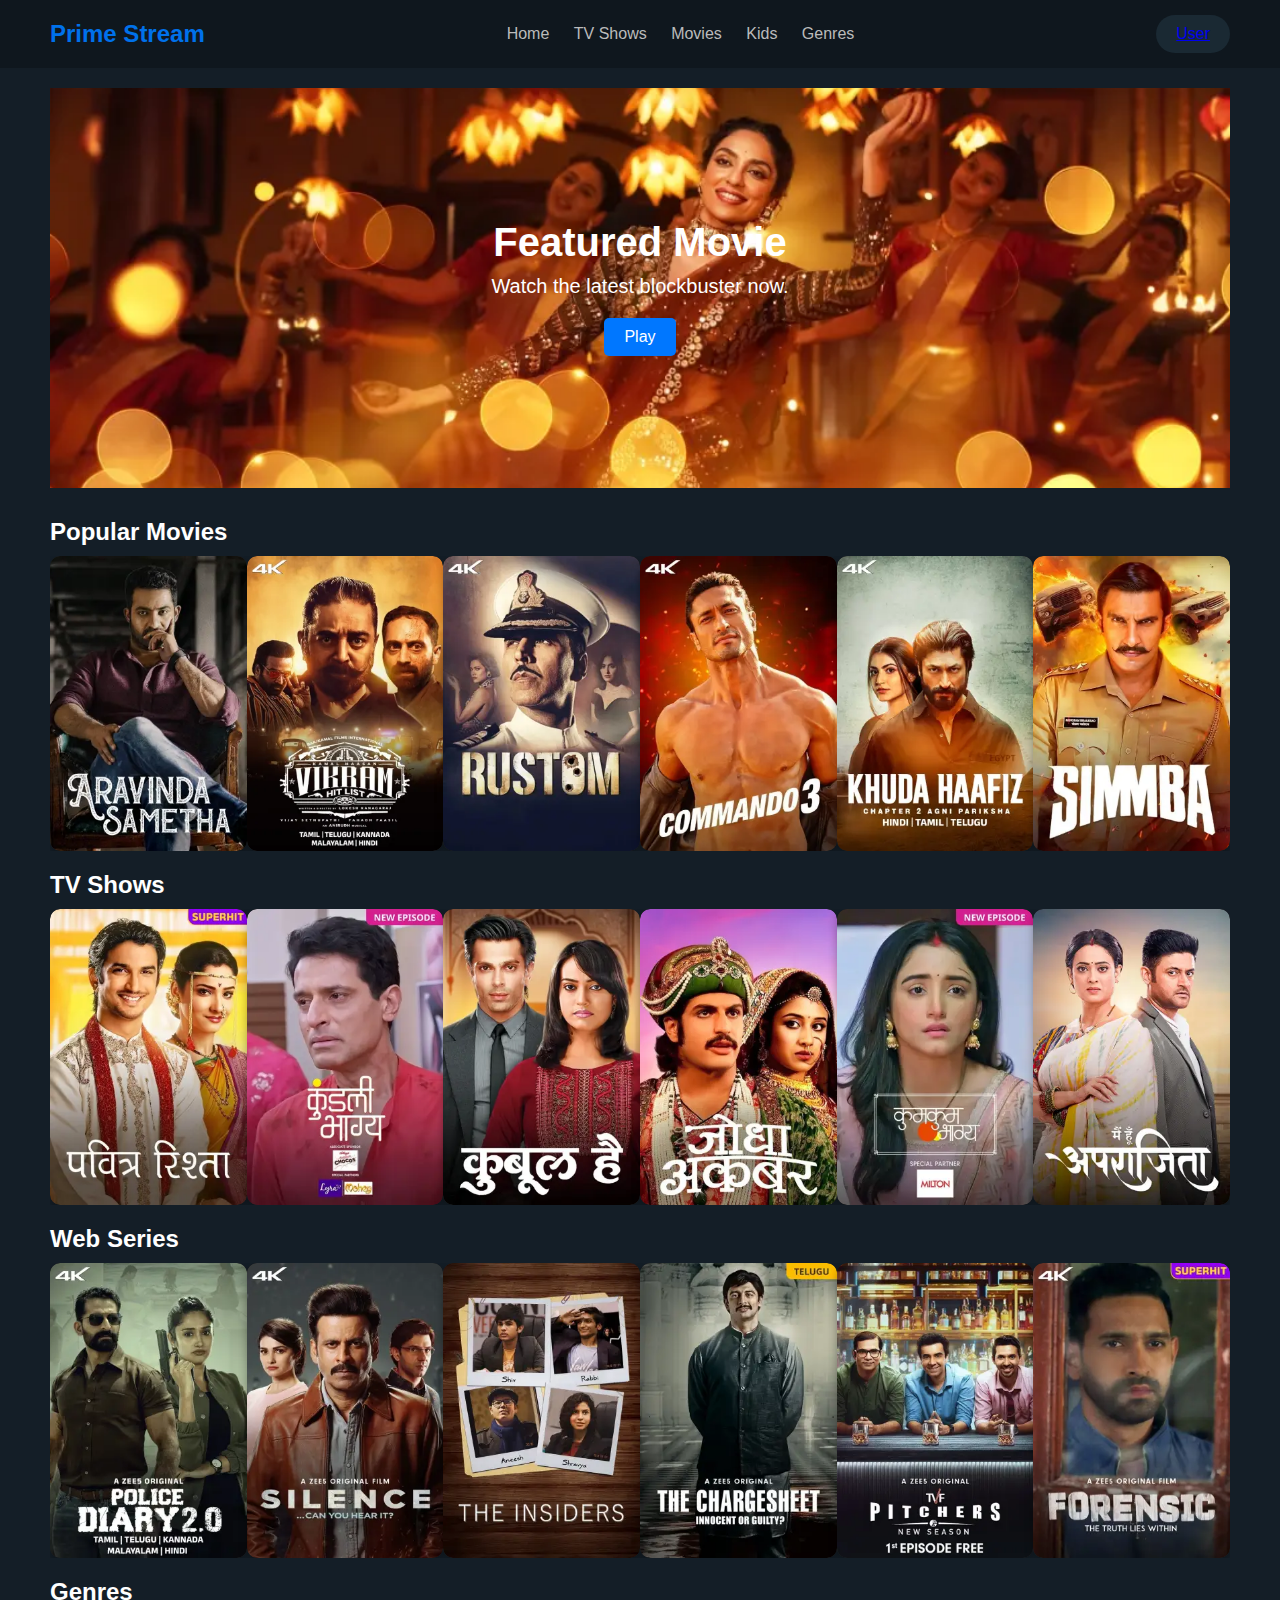
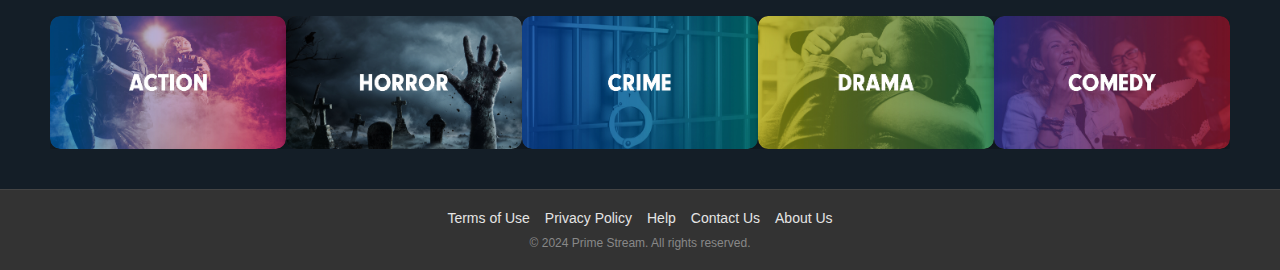
<file: index.html>
<!DOCTYPE html>
<html lang="en">
<head>
    <meta charset="UTF-8">
    <meta name="viewport" content="width=device-width, initial-scale=1.0">
    <title>Prime Stream</title>
    <link rel="stylesheet" href="index.css">
</head>
<body>
    <!-- Header Section -->
    <header class="header">
        <div class="logo">Prime Stream</div>
        <nav class="navbar">
            <a href="index.html">Home</a>
            <a href="tv.html">TV Shows</a>
            <a href="movie.html">Movies</a>
            <a href="kids.html">Kids</a>
            <a href="genre.html">Genres</a>
        </nav>
        <div class="user-profile">
            <span><a href="login.html">User</a></span>
        </div>
    </header>

    <!-- Main Content Section -->
    <main class="main-content">
        <!-- Banner Section -->
        <section class="banner">
            <div class="banner-content">
                <h1>Featured Movie</h1>
                <p>Watch the latest blockbuster now.</p>
                <button class="play-button">Play</button>
            </div>
        </section>

        <!-- Popular Movies Section -->
        <section class="row">
            <h2>Popular Movies</h2>
            <div class="row-content">
                <div class="movie-card"><img src="Aravinda sametha.webp"></div>
                <div class="movie-card"><img src="Vikram.webp"></div>
                <div class="movie-card"><img src="Rustom.webp"></div>
                <div class="movie-card"><img src="Commando 3.webp"></div>
                <div class="movie-card"><img src="Khuda haafiz.webp"></div>
                <div class="movie-card"><img src="Simmba.webp"></div>          
            </div>
        </section>

        <!-- TV Shows Section -->
        <section class="row">
            <h2>TV Shows</h2>
            <div class="row-content">
                <div class="movie-card"><img src="Pavitra rishta.webp"></div>
                <div class="movie-card"><img src="Kundali bhagya.webp"></div>
                <div class="movie-card"><img src="Kubul hai.webp"></div>
                <div class="movie-card"><img src="Jodha akbar.webp"></div>
                <div class="movie-card"><img src="Kumkum bhagya.webp"></div>
                <div class="movie-card"><img src="Mai hu aparajita.webp"></div>
            </div>
        </section>

        <!-- Web Series Section -->
        <section class="row">
            <h2>Web Series</h2>
            <div class="row-content">
                <div class="movie-card"><img src="Police diary.webp"></div>
                <div class="movie-card"><img src="Silence.webp"></div>
                <div class="movie-card"><img src="The insiders.webp"></div>
                <div class="movie-card"><img src="The chargesheet.webp"></div>
                <div class="movie-card"><img src="The Pitchers.webp"></div>
                <div class="movie-card"><img src="Forensic.webp"></div>
            </div>
        </section>

        <!-- Genre Section -->
        <section class="row">
            <h2>Genres</h2>
            <div class="row-content">
                <div class="movie-card"><img src="Action-genre.jpg"></div>
                <div class="movie-card"><img src="Horror-genre.jpg"></div>
                <div class="movie-card"><img src="Crime-genre.jpg"></div>
                <div class="movie-card"><img src="Drama-genre.jpg"></div>
                <div class="movie-card"><img src="Comedy-genre.jpg"></div>
            </div>
        </section>
    </main>
    <!-- Footer Section -->
<footer class="footer">
    <div class="footer-content">
        <div class="footer-links">
            <a href="terms.html">Terms of Use</a>
            <a href="privacy.html">Privacy Policy</a>
            <a href="help.html">Help</a>
            <a href="contact.html">Contact Us</a>
            <a href="about.html">About Us</a>
        </div>
        <div class="footer-copyright">
            © 2024 Prime Stream. All rights reserved.
        </div>
    </div>
</footer>
</body>
</html>
</file>
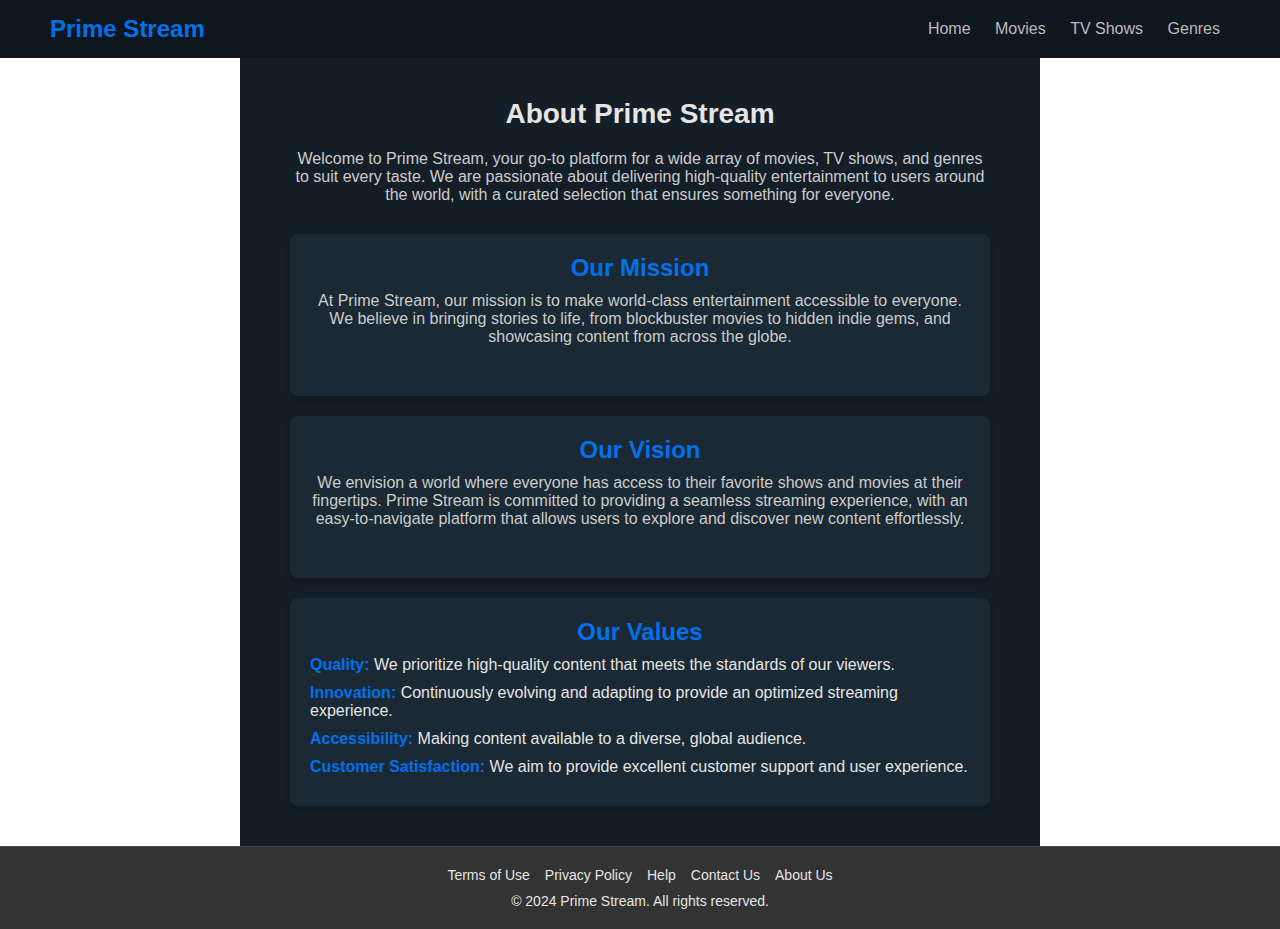
<file: about.html>
<!DOCTYPE html>
<html lang="en">
<head>
    <meta charset="UTF-8">
    <meta name="viewport" content="width=device-width, initial-scale=1.0">
    <title>About Us - Prime Stream</title>
    <link rel="stylesheet" href="about.css">
</head>
<body>

    <!-- Header -->
    <header class="header">
        <div class="logo">Prime Stream</div>
        <nav class="navbar">
            <a href="index.html">Home</a>
            <a href="movie.html">Movies</a>
            <a href="tv.html">TV Shows</a>
            <a href="genre.html">Genres</a>
        </nav>
    </header>

    <!-- Main Content -->
    <main class="main-content about-content">
        <h1>About Prime Stream</h1>
        <p>Welcome to Prime Stream, your go-to platform for a wide array of movies, TV shows, and genres to suit every taste. We are passionate about delivering high-quality entertainment to users around the world, with a curated selection that ensures something for everyone.</p>

        <section class="mission-section">
            <h2>Our Mission</h2>
            <p>At Prime Stream, our mission is to make world-class entertainment accessible to everyone. We believe in bringing stories to life, from blockbuster movies to hidden indie gems, and showcasing content from across the globe.</p>
        </section>

        <section class="vision-section">
            <h2>Our Vision</h2>
            <p>We envision a world where everyone has access to their favorite shows and movies at their fingertips. Prime Stream is committed to providing a seamless streaming experience, with an easy-to-navigate platform that allows users to explore and discover new content effortlessly.</p>
        </section>

        <section class="values-section">
            <h2>Our Values</h2>
            <ul>
                <li><strong>Quality:</strong> We prioritize high-quality content that meets the standards of our viewers.</li>
                <li><strong>Innovation:</strong> Continuously evolving and adapting to provide an optimized streaming experience.</li>
                <li><strong>Accessibility:</strong> Making content available to a diverse, global audience.</li>
                <li><strong>Customer Satisfaction:</strong> We aim to provide excellent customer support and user experience.</li>
            </ul>
        </section>
    </main>

    <!-- Footer -->
    <footer class="footer">
        <div class="footer-content">
            <div class="footer-links">
                <a href="terms.html">Terms of Use</a>
                <a href="privacy.html">Privacy Policy</a>
                <a href="help.html">Help</a>
                <a href="contact.html">Contact Us</a>
                <a href="about.html">About Us</a>
            </div>
            <p>© 2024 Prime Stream. All rights reserved.</p>
        </div>
    </footer>

</body>
</html>
</file>
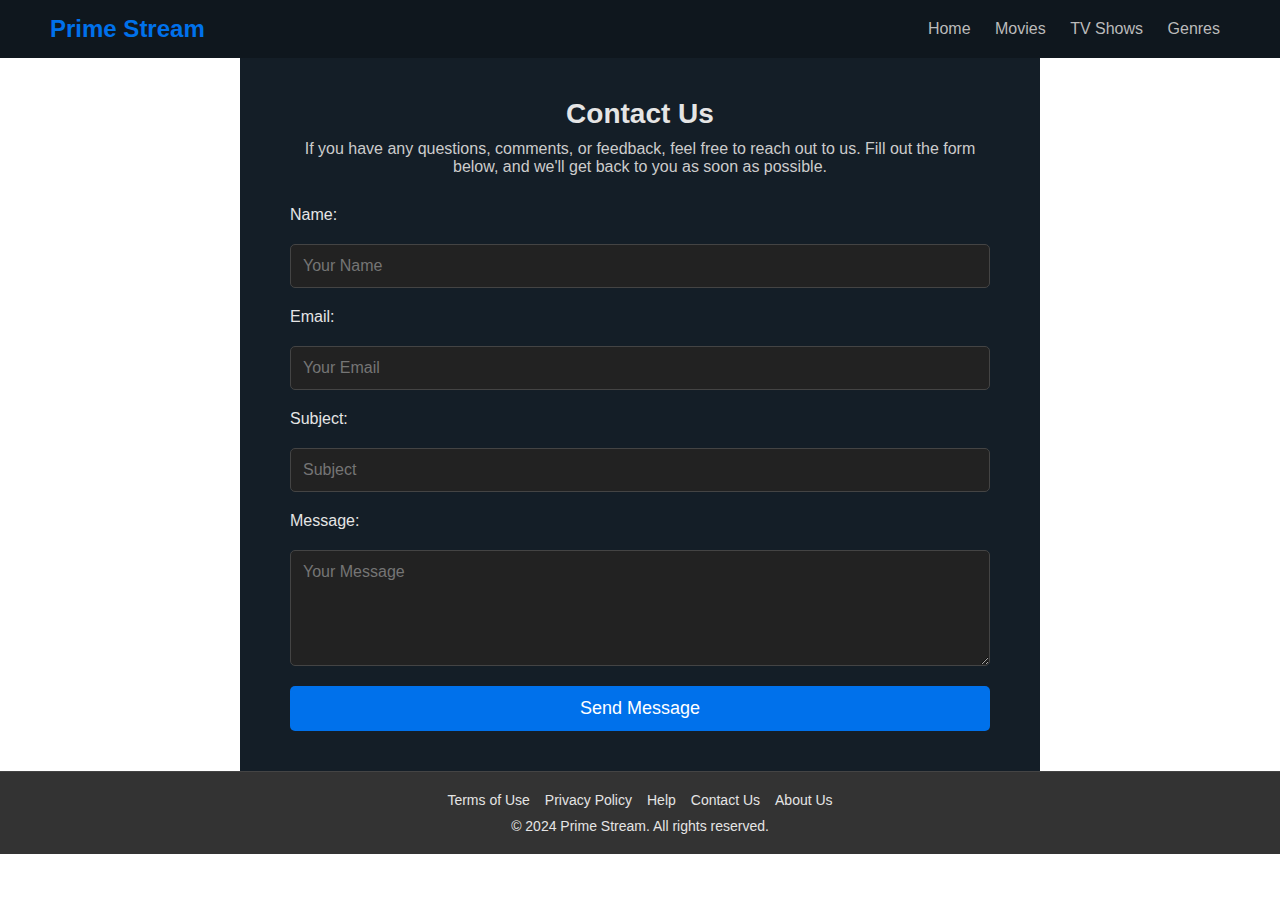
<file: contact.html>
<!DOCTYPE html>
<html lang="en">
<head>
    <meta charset="UTF-8">
    <meta name="viewport" content="width=device-width, initial-scale=1.0">
    <title>Contact Us - Prime Stream</title>
    <link rel="stylesheet" href="contact.css">
</head>
<body>

    <!-- Header -->
    <header class="header">
        <div class="logo">Prime Stream</div>
        <nav class="navbar">
            <a href="index.html">Home</a>
            <a href="movie.html">Movies</a>
            <a href="tv.html">TV Shows</a>
            <a href="genre.html">Genres</a>
        </nav>
    </header>

    <!-- Main Content -->
    <main class="main-content">
        <h1>Contact Us</h1>
        <p>If you have any questions, comments, or feedback, feel free to reach out to us. Fill out the form below, and we'll get back to you as soon as possible.</p>

        <form class="contact-form" action="log.html" method="post">
            <label for="name">Name:</label>
            <input type="text" id="name" name="name" placeholder="Your Name" required>

            <label for="email">Email:</label>
            <input type="email" id="email" name="email" placeholder="Your Email" required>

            <label for="subject">Subject:</label>
            <input type="text" id="subject" name="subject" placeholder="Subject" required>

            <label for="message">Message:</label>
            <textarea id="message" name="message" rows="5" placeholder="Your Message" required></textarea>

            <button type="submit" class="submit-button">Send Message</button>
        </form>
    </main>
    <script>
        document.querySelector('.contact-form').addEventListener('submit', function(event) {
            const name = document.getElementById('name').value;
            const email = document.getElementById('email').value;
            const subject = document.getElementById('subject').value;
            const message = document.getElementById('message').value;
            
            if (!name || !email || !subject || !message) {
                event.preventDefault();
                alert("Please fill in all fields.");
            }
        });
    </script>
        <!-- Footer -->
    <footer class="footer">
        <div class="footer-content">
            <div class="footer-links">
                <a href="terms.html">Terms of Use</a>
                <a href="privacy.html">Privacy Policy</a>
                <a href="help.html">Help</a>
                <a href="contact.html">Contact Us</a>
                <a href="about.html">About Us</a>
            </div>
            <p>© 2024 Prime Stream. All rights reserved.</p>
        </div>
    </footer>

</body>
</html>
</file>
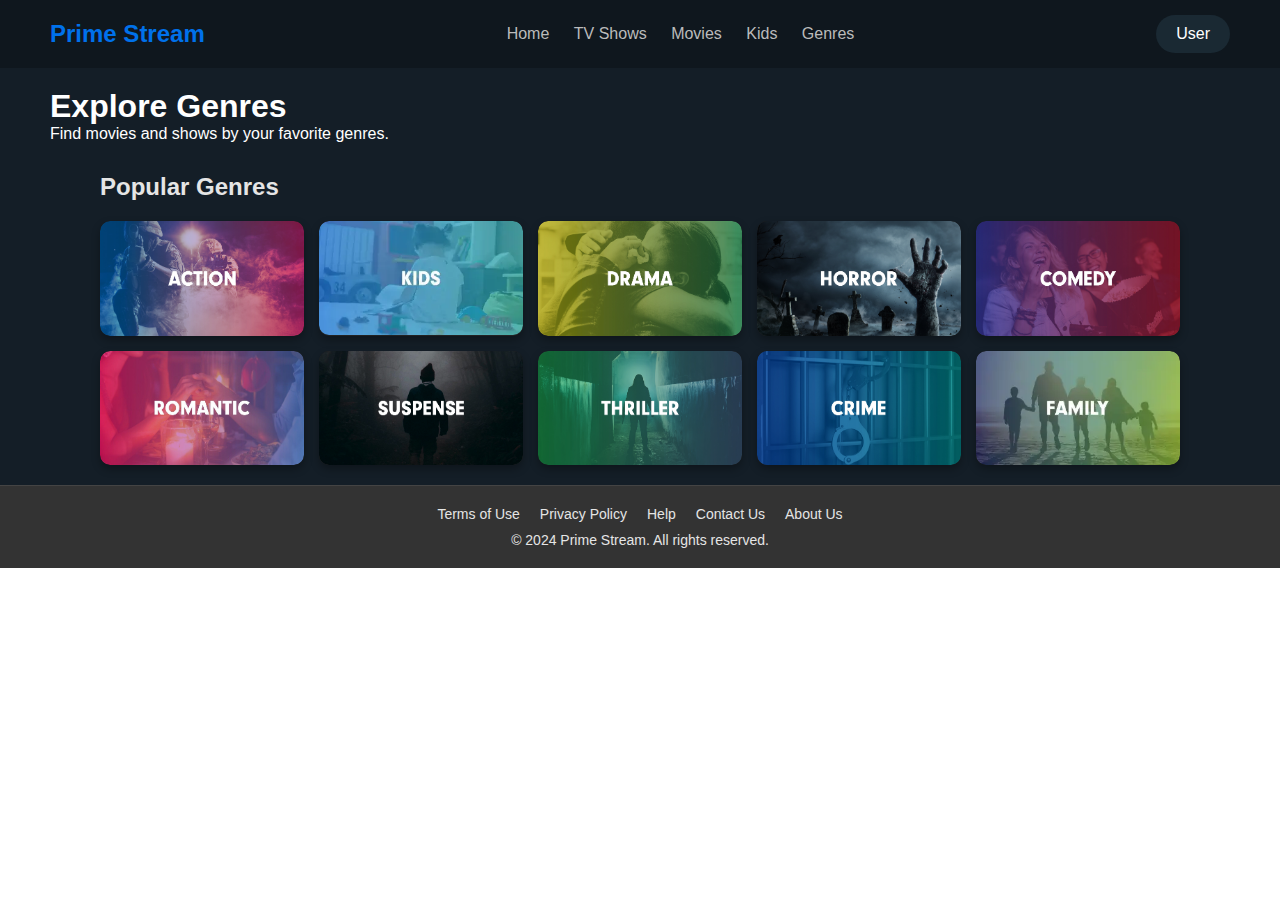
<file: genre.html>
<!DOCTYPE html>
<html lang="en">
<head>
    <meta charset="UTF-8">
    <meta name="viewport" content="width=device-width, initial-scale=1.0">
    <title>Genres - Prime Stream</title>
    <link rel="stylesheet" href="genre.css">
</head>
<body>
    <!-- Header Section -->
    <header class="header">
        <div class="logo">Prime Stream</div>
        <nav class="navbar">
            <a href="index.html">Home</a>
            <a href="tv.html">TV Shows</a>
            <a href="movie.html">Movies</a>
            <a href="kids.html">Kids</a>
            <a href="genre.html">Genres</a>
        </nav>
        <div class="user-profile">
            <span>User</span>
        </div>
    </header>

    <!-- Main Content Section -->
    <main class="main-content">
        <!-- Genres Banner -->
        <section class="banner">
            <div class="banner-content">
                <h1>Explore Genres</h1>
                <p>Find movies and shows by your favorite genres.</p>
            </div>
        </section>

        <!-- Genres Grid -->
        <section class="genres-grid">
            <h2>Popular Genres</h2>
            <div class="grid-container">
                <div class="genre-card"><img src="Action-genre.jpg"></div>
                <div class="genre-card"><img src="kids.webp"></div>
                <div class="genre-card"><img src="Drama-genre.jpg"></div>
                <div class="genre-card"><img src="Horror-genre.jpg"></div>
                <div class="genre-card"><img src="Comedy-genre.jpg"></div>
                <div class="genre-card"><img src="romantic.jpg"></div>
                <div class="genre-card"><img src="Suspense-genre.jpg"></div>
                <div class="genre-card"><img src="Thriller-genre.jpg"></div>
                <div class="genre-card"><img src="Crime-genre.jpg"></div>
                <div class="genre-card"><img src="family.webp"></div>
            </div>
        </section>
    </main>
    <!-- Footer Section -->
<footer class="footer">
    <div class="footer-content">
        <div class="footer-links">
            <a href="terms.html">Terms of Use</a>
            <a href="privacy.html">Privacy Policy</a>
            <a href="help.html">Help</a>
            <a href="contact.html">Contact Us</a>
            <a href="about.html">About Us</a>
        </div>
        <div class="footer-copyright">
            © 2024 Prime Stream. All rights reserved.
        </div>
    </div>
</footer>
</body>
</html>
</file>
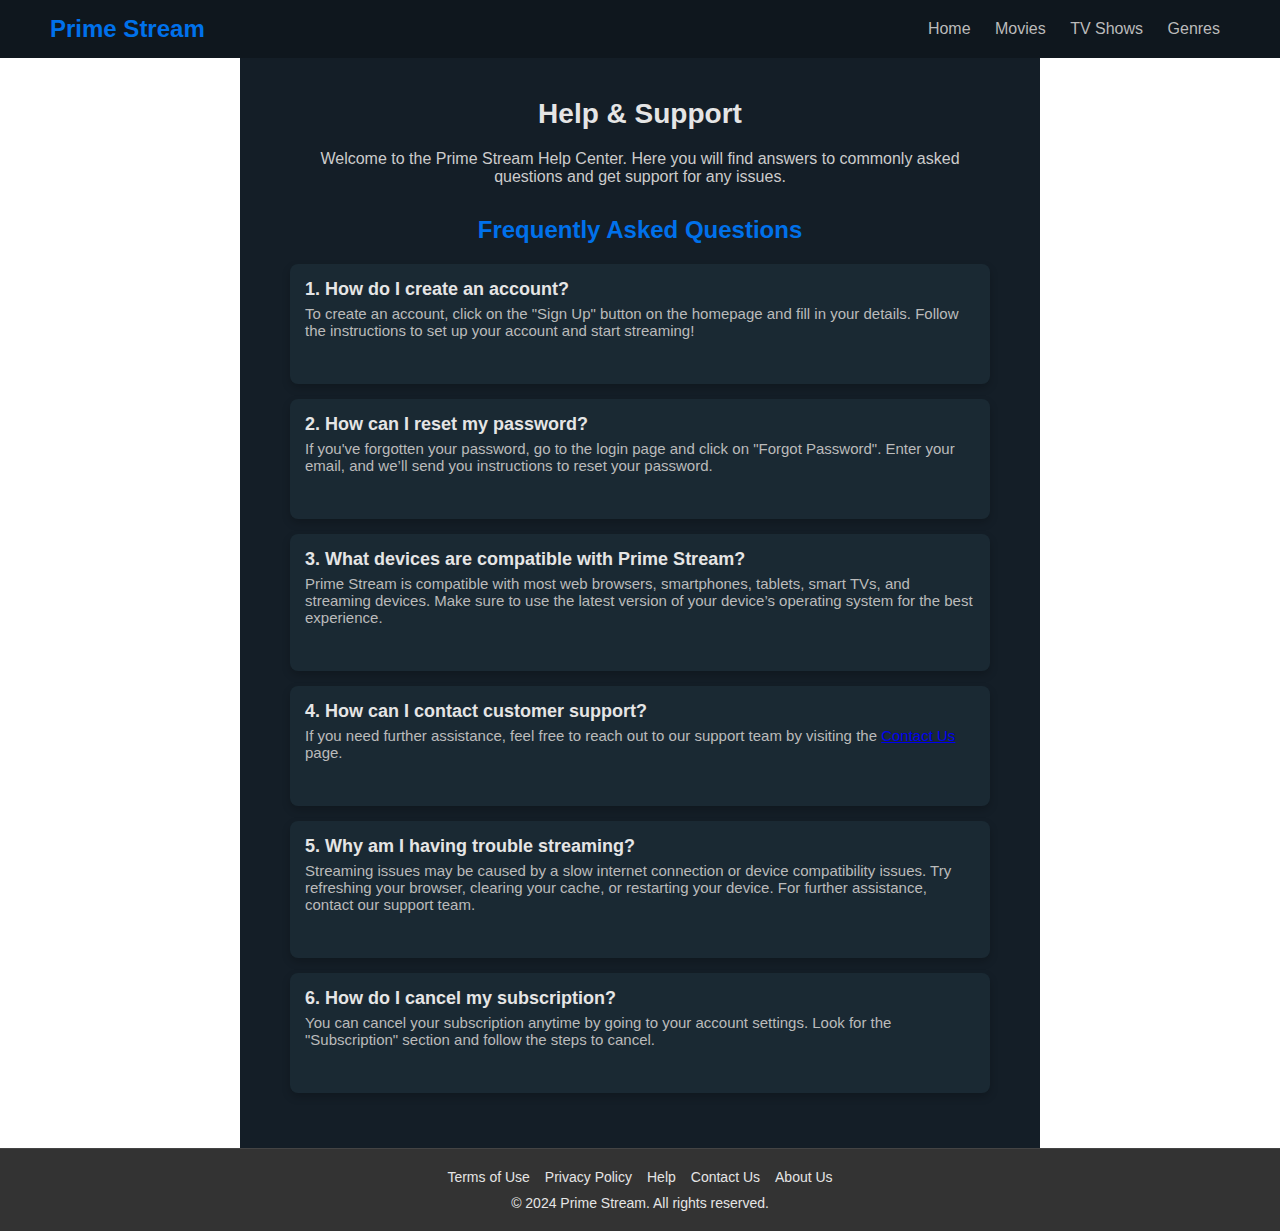
<file: help.html>
<!DOCTYPE html>
<html lang="en">
<head>
    <meta charset="UTF-8">
    <meta name="viewport" content="width=device-width, initial-scale=1.0">
    <title>Help - Prime Stream</title>
    <link rel="stylesheet" href="help.css">
</head>
<body>

    <!-- Header -->
    <header class="header">
        <div class="logo">Prime Stream</div>
        <nav class="navbar">
            <a href="index.html">Home</a>
            <a href="movie.html">Movies</a>
            <a href="tv.html">TV Shows</a>
            <a href="genre.html">Genres</a>
        </nav>
    </header>

    <!-- Main Content -->
    <main class="main-content help-content">
        <h1>Help & Support</h1>
        <p>Welcome to the Prime Stream Help Center. Here you will find answers to commonly asked questions and get support for any issues.</p>

        <section class="faq-section">
            <h2>Frequently Asked Questions</h2>
            
            <div class="faq">
                <h3>1. How do I create an account?</h3>
                <p>To create an account, click on the "Sign Up" button on the homepage and fill in your details. Follow the instructions to set up your account and start streaming!</p>
            </div>

            <div class="faq">
                <h3>2. How can I reset my password?</h3>
                <p>If you've forgotten your password, go to the login page and click on "Forgot Password". Enter your email, and we’ll send you instructions to reset your password.</p>
            </div>

            <div class="faq">
                <h3>3. What devices are compatible with Prime Stream?</h3>
                <p>Prime Stream is compatible with most web browsers, smartphones, tablets, smart TVs, and streaming devices. Make sure to use the latest version of your device’s operating system for the best experience.</p>
            </div>

            <div class="faq">
                <h3>4. How can I contact customer support?</h3>
                <p>If you need further assistance, feel free to reach out to our support team by visiting the <a href="contact.html">Contact Us</a> page.</p>
            </div>

            <div class="faq">
                <h3>5. Why am I having trouble streaming?</h3>
                <p>Streaming issues may be caused by a slow internet connection or device compatibility issues. Try refreshing your browser, clearing your cache, or restarting your device. For further assistance, contact our support team.</p>
            </div>

            <div class="faq">
                <h3>6. How do I cancel my subscription?</h3>
                <p>You can cancel your subscription anytime by going to your account settings. Look for the "Subscription" section and follow the steps to cancel.</p>
            </div>
        </section>
    </main>

    <!-- Footer -->
    <footer class="footer">
        <div class="footer-content">
            <div class="footer-links">
                <a href="terms.html">Terms of Use</a>
                <a href="privacy.html">Privacy Policy</a>
                <a href="help.html">Help</a>
                <a href="contact.html">Contact Us</a>
                <a href="about.html">About Us</a>
            </div>
            <p>© 2024 Prime Stream. All rights reserved.</p>
        </div>
    </footer>

</body>
</html>
</file>
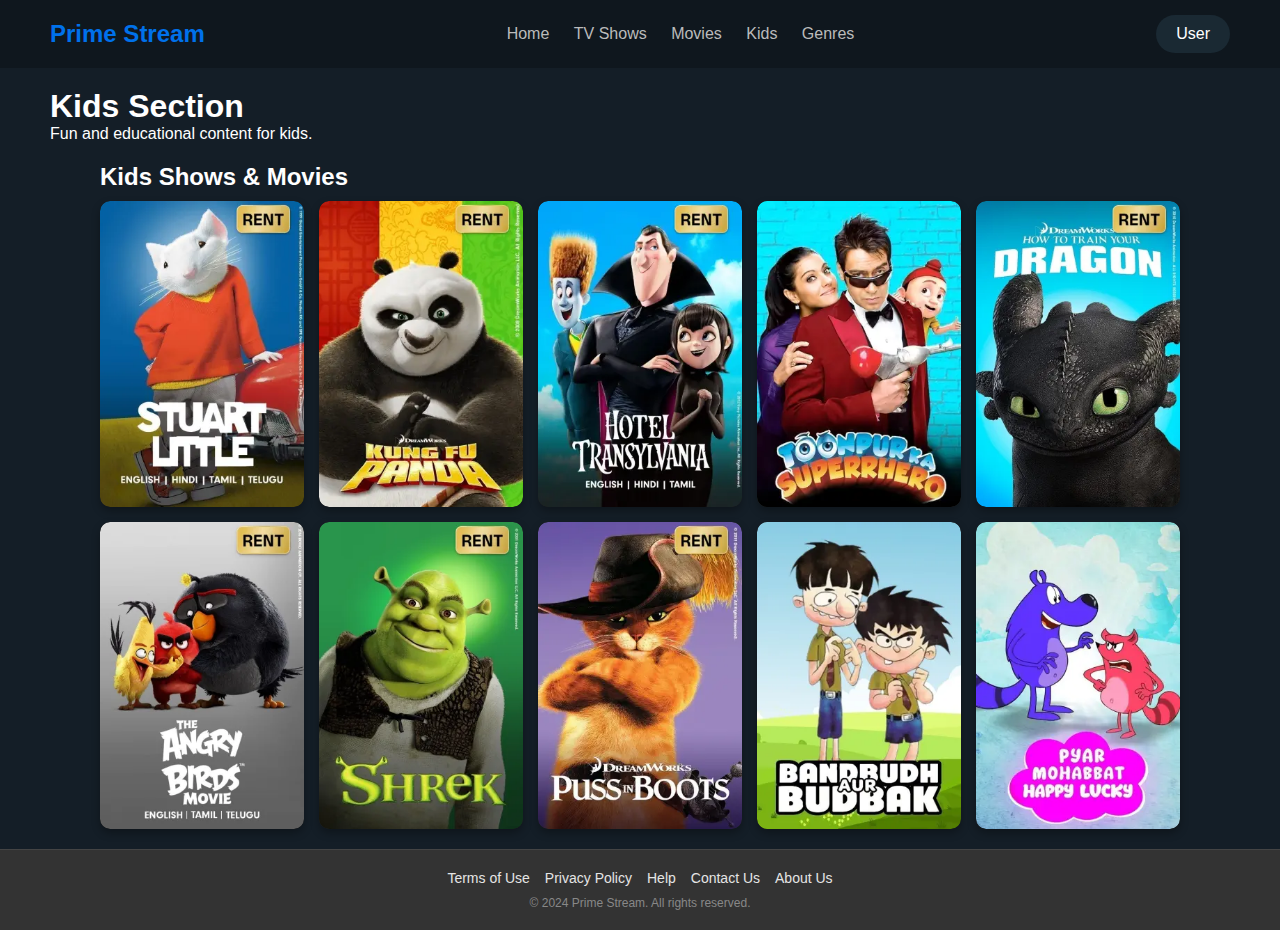
<file: kids.html>
<!DOCTYPE html>
<html lang="en">
<head>
    <meta charset="UTF-8">
    <meta name="viewport" content="width=device-width, initial-scale=1.0">
    <title>Kids - Prime Stream</title>
    <link rel="stylesheet" href="kids.css">
</head>
<body>
    <!-- Header Section -->
    <header class="header">
        <div class="logo">Prime Stream</div>
        <nav class="navbar">
            <a href="index.html">Home</a>
            <a href="tv.html">TV Shows</a>
            <a href="movie.html">Movies</a>
            <a href="kids.html">Kids</a>
            <a href="genre.html">Genres</a>
        </nav>
        <div class="user-profile">
            <span>User</span>
        </div>
    </header>

    <!-- Main Content Section -->
    <main class="main-content">
        <!-- Kids Banner -->
        <section class="banner">
            <div class="banner-content">
                <h1>Kids Section</h1>
                <p>Fun and educational content for kids.</p>
            </div>
        </section>

        <!-- Kids Shows Grid -->
        <section class="kids-grid">
            <h2>Kids Shows & Movies</h2>
            <div class="grid-container">
                <div class="kids-card"><img src="Stuart little.webp"></div>
                <div class="kids-card"><img src="Kungfu panda.webp"></div>
                <div class="kids-card"><img src="Hotel transelvanya.webp"></div>
                <div class="kids-card"><img src="Toonpur ka superhero.webp"></div>
                <div class="kids-card"><img src="How to train your dragon.webp"></div>
                <div class="kids-card"><img src="The angry birds movie.webp"></div>
                <div class="kids-card"><img src="Shrek.webp"></div>
                <div class="kids-card"><img src="Puss in Boots.webp"></div>
                <div class="kids-card"><img src="bandbudh aur budbak.webp"></div>
                <div class="kids-card"><img src="Pyar mohobbat happy lucky.webp"></div>
            </div>
        </section>
    </main>
    <!-- Footer Section -->
<footer class="footer">
    <div class="footer-content">
        <div class="footer-links">
            <a href="terms.html">Terms of Use</a>
            <a href="privacy.html">Privacy Policy</a>
            <a href="help.html">Help</a>
            <a href="contact.html">Contact Us</a>
            <a href="about.html">About Us</a>
        </div>
        <div class="footer-copyright">
            © 2024 Prime Stream. All rights reserved.
        </div>
    </div>
</footer>
</body>
</html>
</file>
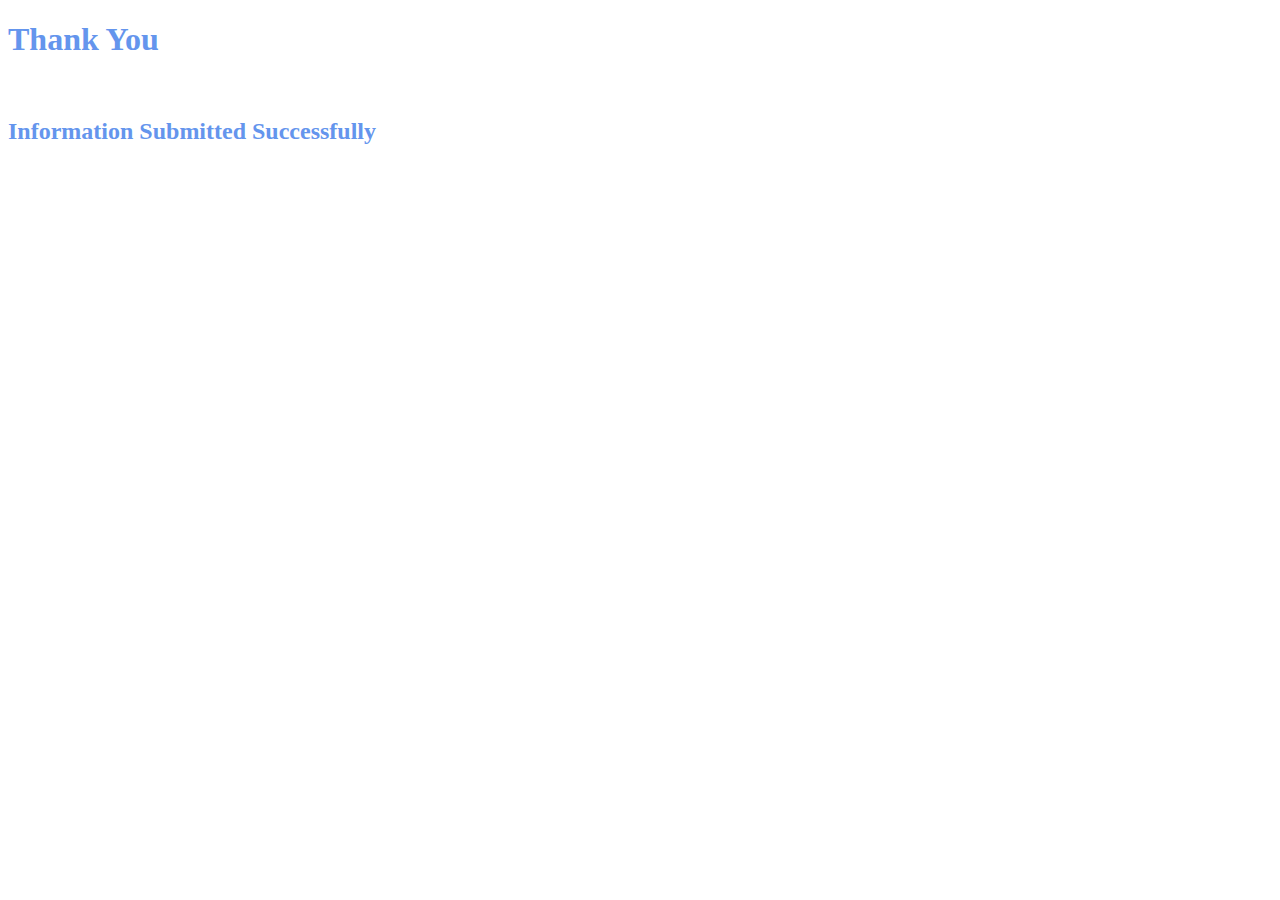
<file: log.html>
<!DOCTYPE html>
<html lang="en">
<head>
    <meta charset="UTF-8">
    <meta name="viewport" content="width=device-width, initial-scale=1.0">
    <title>Confirmation - Prime Stream</title>
</head>
<body>
    <h1 style="color: cornflowerblue;">Thank You</h1>
    <br>
    <h2 style="color: cornflowerblue;">Information Submitted Successfully</h2>
</body>

</html>
</file>
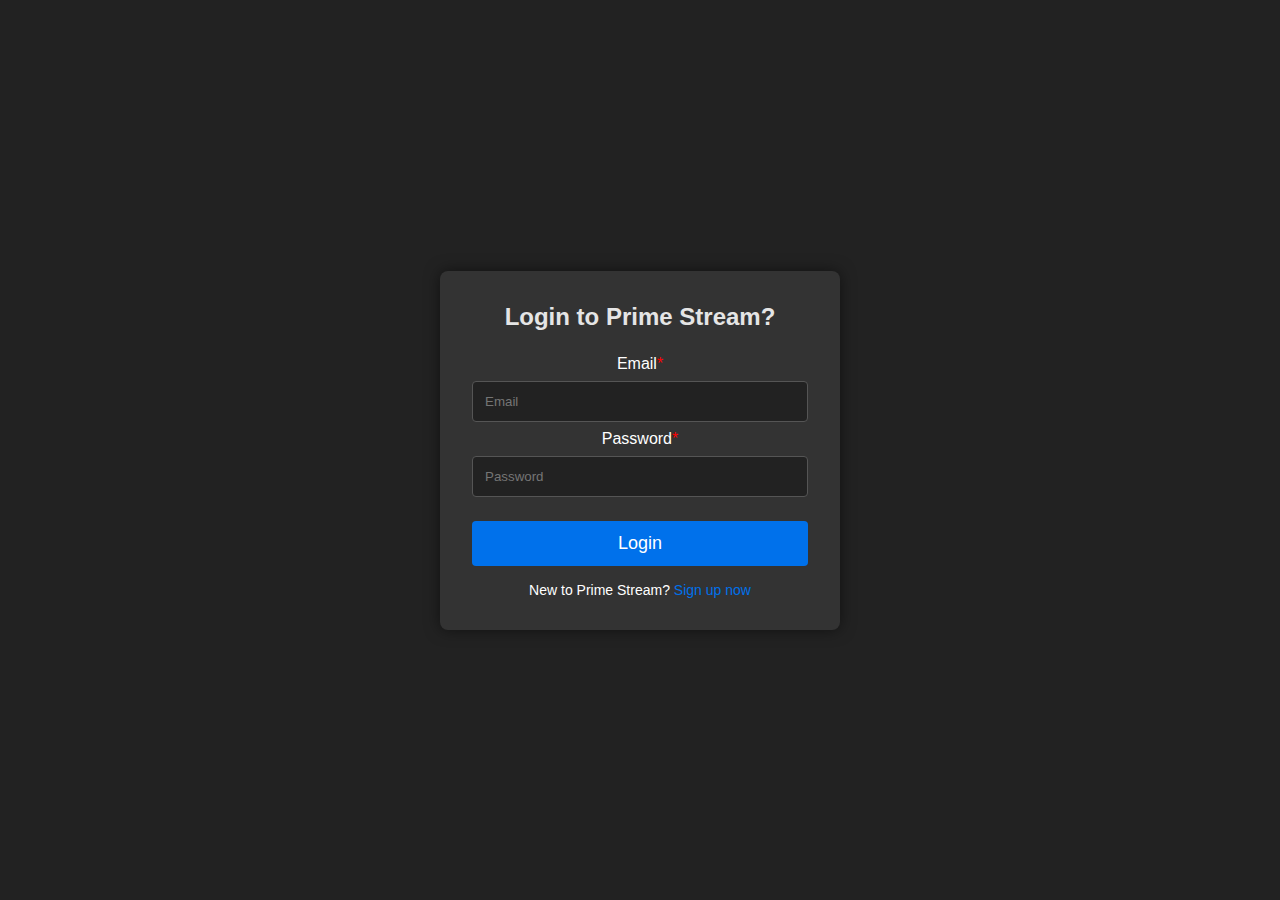
<file: login.html>
<!DOCTYPE html>
<html lang="en">
<head>
    <meta charset="UTF-8">
    <meta name="viewport" content="width=device-width, initial-scale=1.0">
    <title>Prime Stream - Login</title>
    <link rel="stylesheet" href="login.css">
    
</head>
<body>
    <div class="login-container">
        <div class="login-header">Login to Prime Stream?</div>
        <form id="loginForm" action="index.html" method="post">
            Email<span style="color: red;">*</span><input type="email" id="email" name="email" placeholder="Email" class="login-input" required>
            Password<span style="color: red;">*</span><input type="password" id="password" name="password" placeholder="Password" class="login-input" required>
            <button type="submit" class="login-button" >Login</button>
            <div id="errorMessage" class="error-message"></div>
        </form>
        <div class="login-footer">
            <p>New to Prime Stream? <a href="sign.html">Sign up now</a></p>
        </div>
    </div>

    <script>
        // JavaScript for form validation
        document.getElementById("loginForm").addEventListener("submit", function(event) {
            // Get the email and password values
            const email = document.getElementById("email").value;
            const password = document.getElementById("password").value;
            const errorMessage = document.getElementById("errorMessage");

            // Check if any field is empty
            if (email === "" || password === "") {
                // Prevent form submission
                event.preventDefault();

                // Display error message
                errorMessage.textContent = "Filling all the fields is mandatory.";
            } else {
                // Clear any previous error message
                errorMessage.textContent = "";
            }
        });
    </script>
</body>
</html>
</file>
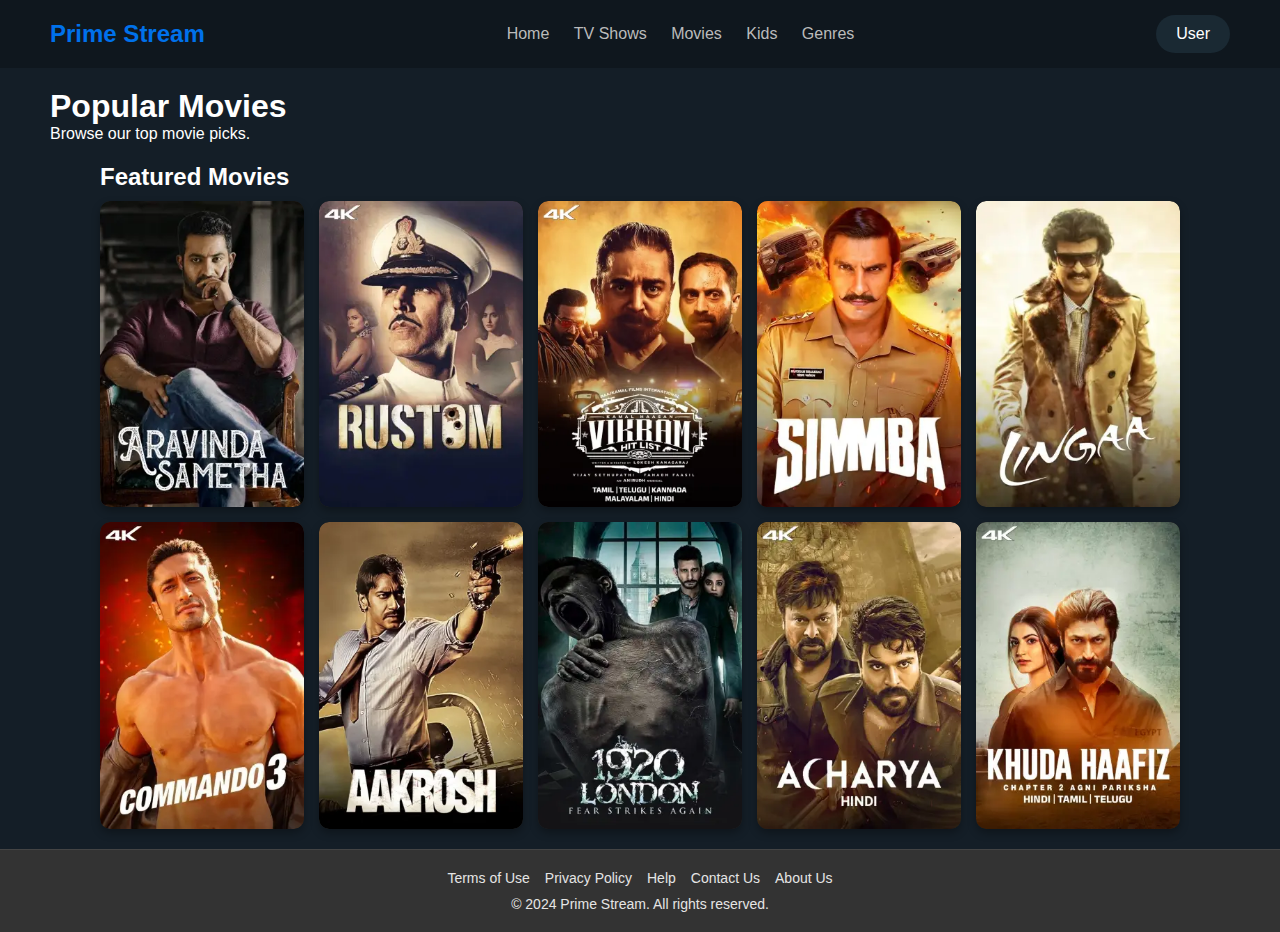
<file: movie.html>
<!DOCTYPE html>
<html lang="en">
<head>
    <meta charset="UTF-8">
    <meta name="viewport" content="width=device-width, initial-scale=1.0">
    <title>Movies - Prime Stream</title>
    <link rel="stylesheet" href="movie.css">
</head>
<body>
    <!-- Header Section -->
    <header class="header">
        <div class="logo">Prime Stream</div>
        <nav class="navbar">
            <a href="index.html">Home</a>
            <a href="tv.html">TV Shows</a>
            <a href="movie.html">Movies</a>
            <a href="kids.html">Kids</a>
            <a href="genre.html">Genres</a>
        </nav>
        <div class="user-profile">
            <span>User</span>
        </div>
    </header>

    <!-- Main Content Section -->
    <main class="main-content">
        <!-- Movies Banner -->
        <section class="banner">
            <div class="banner-content">
                <h1>Popular Movies</h1>
                <p>Browse our top movie picks.</p>
            </div>
        </section>

        <!-- Movies Grid -->
        <section class="movies-grid">
            <h2>Featured Movies</h2>
            <div class="grid-container">
                <div class="movie-card"><img src="Aravinda sametha.webp"></div>
                <div class="movie-card"><img src="Rustom.webp"></div>
                <div class="movie-card"><img src="Vikram.webp"></div>
                <div class="movie-card"><img src="Simmba.webp"></div>
                <div class="movie-card"><img src="lingaa.webp"></div>
                <div class="movie-card"><img src="Commando 3.webp"></div>
                <div class="movie-card"><img src="Aakrosh.webp"></div>
                <div class="movie-card"><img src="1920 london.webp"></div>
                <div class="movie-card"><img src="Acharya.webp"></div>
                <div class="movie-card"><img src="Khuda haafiz.webp"></div>
            </div>
        </section>
    </main>
<!-- Footer -->
<footer class="footer">
    <div class="footer-content">
        <div class="footer-links">
            <a href="terms.html">Terms of Use</a>
            <a href="privacy.html">Privacy Policy</a>
            <a href="help.html">Help</a>
            <a href="contact.html">Contact Us</a>
            <a href="about.html">About Us</a>
        </div>
        <p>© 2024 Prime Stream. All rights reserved.</p>
    </div>
</footer>
</body>
</html>
</file>
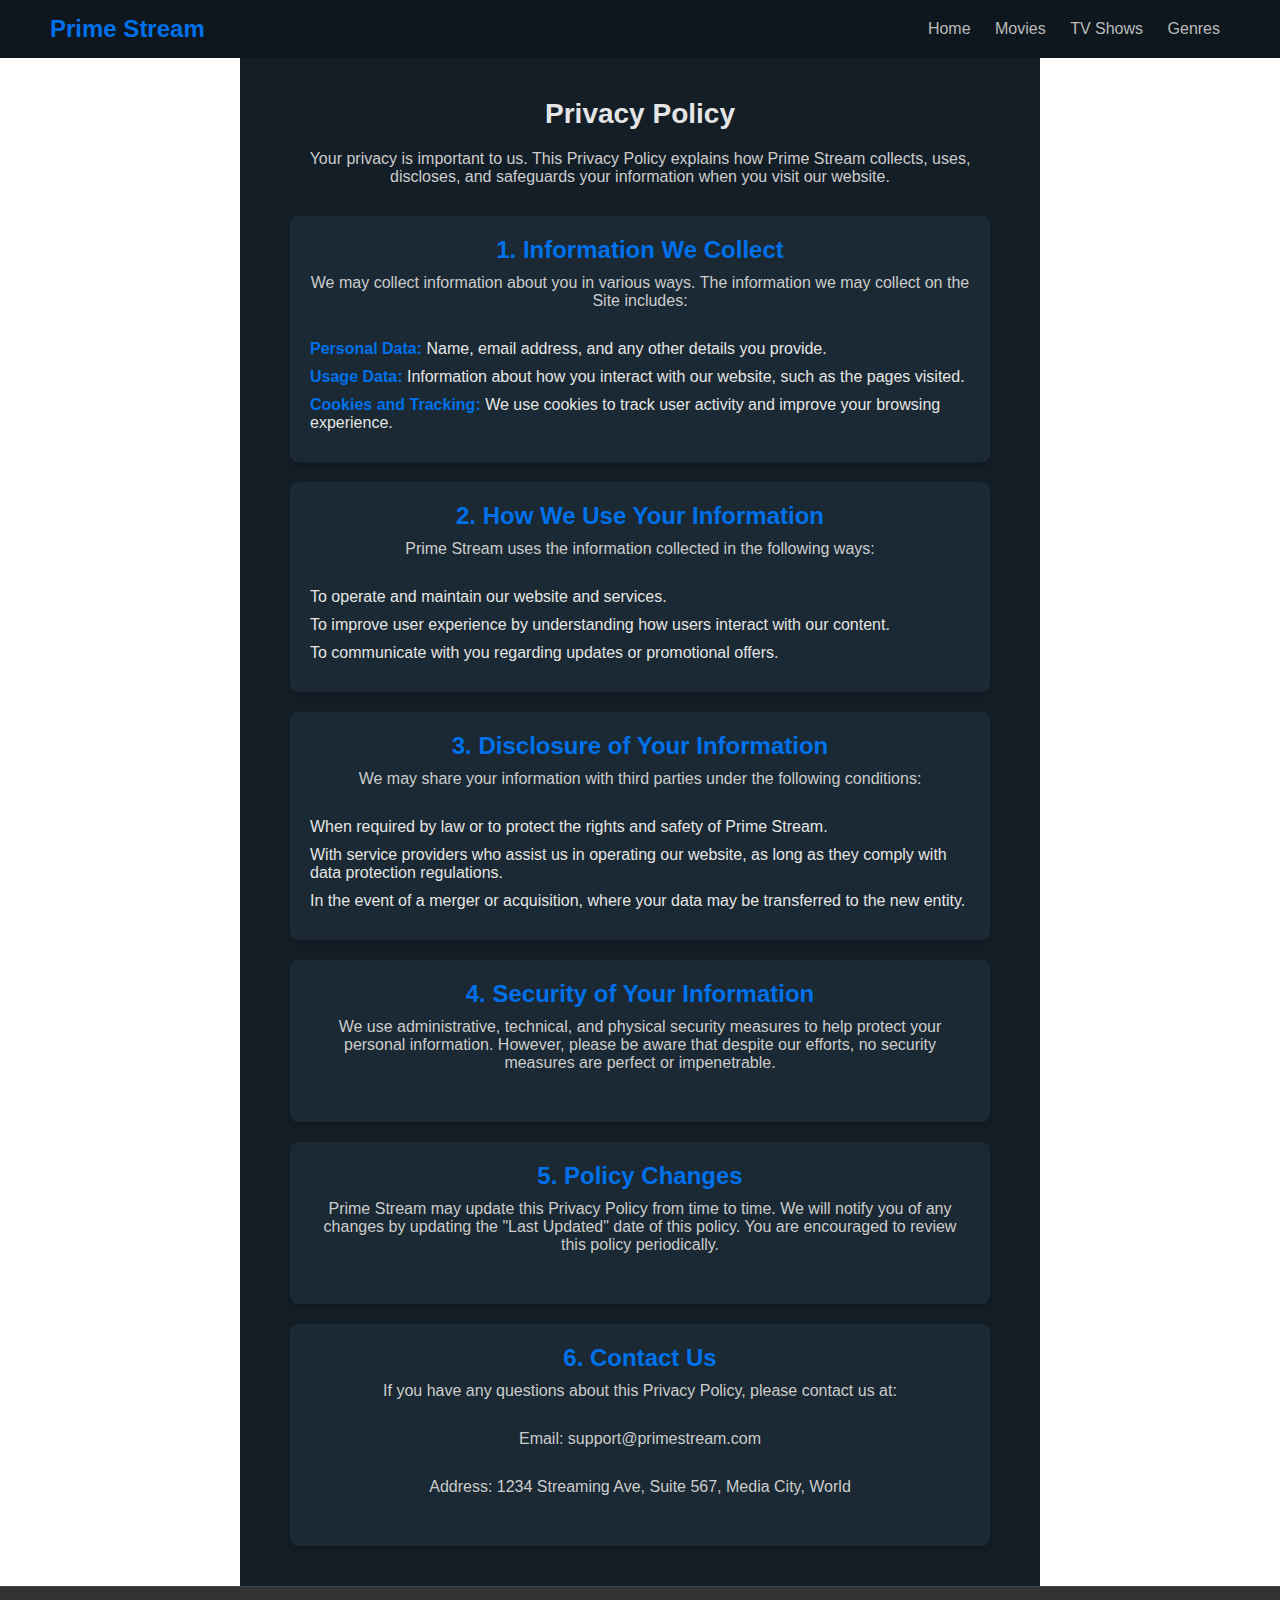
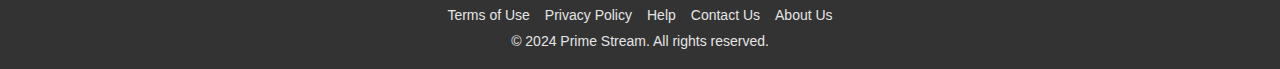
<file: privacy.html>
<!DOCTYPE html>
<html lang="en">
<head>
    <meta charset="UTF-8">
    <meta name="viewport" content="width=device-width, initial-scale=1.0">
    <title>Privacy Policy - Prime Stream</title>
    <link rel="stylesheet" href="privacy.css">
</head>
<body>

    <!-- Header -->
    <header class="header">
        <div class="logo">Prime Stream</div>
        <nav class="navbar">
            <a href="index.html">Home</a>
            <a href="movie.html">Movies</a>
            <a href="tv.html">TV Shows</a>
            <a href="genre.html">Genres</a>
        </nav>
    </header>

    <!-- Main Content -->
    <main class="main-content privacy-content">
        <h1>Privacy Policy</h1>
        <p>Your privacy is important to us. This Privacy Policy explains how Prime Stream collects, uses, discloses, and safeguards your information when you visit our website.</p>

        <section class="policy-section">
            <h2>1. Information We Collect</h2>
            <p>We may collect information about you in various ways. The information we may collect on the Site includes:</p>
            <ul>
                <li><strong>Personal Data:</strong> Name, email address, and any other details you provide.</li>
                <li><strong>Usage Data:</strong> Information about how you interact with our website, such as the pages visited.</li>
                <li><strong>Cookies and Tracking:</strong> We use cookies to track user activity and improve your browsing experience.</li>
            </ul>
        </section>

        <section class="policy-section">
            <h2>2. How We Use Your Information</h2>
            <p>Prime Stream uses the information collected in the following ways:</p>
            <ul>
                <li>To operate and maintain our website and services.</li>
                <li>To improve user experience by understanding how users interact with our content.</li>
                <li>To communicate with you regarding updates or promotional offers.</li>
            </ul>
        </section>

        <section class="policy-section">
            <h2>3. Disclosure of Your Information</h2>
            <p>We may share your information with third parties under the following conditions:</p>
            <ul>
                <li>When required by law or to protect the rights and safety of Prime Stream.</li>
                <li>With service providers who assist us in operating our website, as long as they comply with data protection regulations.</li>
                <li>In the event of a merger or acquisition, where your data may be transferred to the new entity.</li>
            </ul>
        </section>

        <section class="policy-section">
            <h2>4. Security of Your Information</h2>
            <p>We use administrative, technical, and physical security measures to help protect your personal information. However, please be aware that despite our efforts, no security measures are perfect or impenetrable.</p>
        </section>

        <section class="policy-section">
            <h2>5. Policy Changes</h2>
            <p>Prime Stream may update this Privacy Policy from time to time. We will notify you of any changes by updating the "Last Updated" date of this policy. You are encouraged to review this policy periodically.</p>
        </section>

        <section class="policy-section">
            <h2>6. Contact Us</h2>
            <p>If you have any questions about this Privacy Policy, please contact us at:</p>
            <p>Email: support@primestream.com</p>
            <p>Address: 1234 Streaming Ave, Suite 567, Media City, World</p>
        </section>
    </main>

    <!-- Footer -->
    <footer class="footer">
        <div class="footer-content">
            <div class="footer-links">
                <a href="terms.html">Terms of Use</a>
                <a href="privacy.html">Privacy Policy</a>
                <a href="help.html">Help</a>
                <a href="contact.html">Contact Us</a>
                <a href="about.html">About Us</a>
            </div>
            <p>© 2024 Prime Stream. All rights reserved.</p>
        </div>
    </footer>

</body>
</html>
</file>
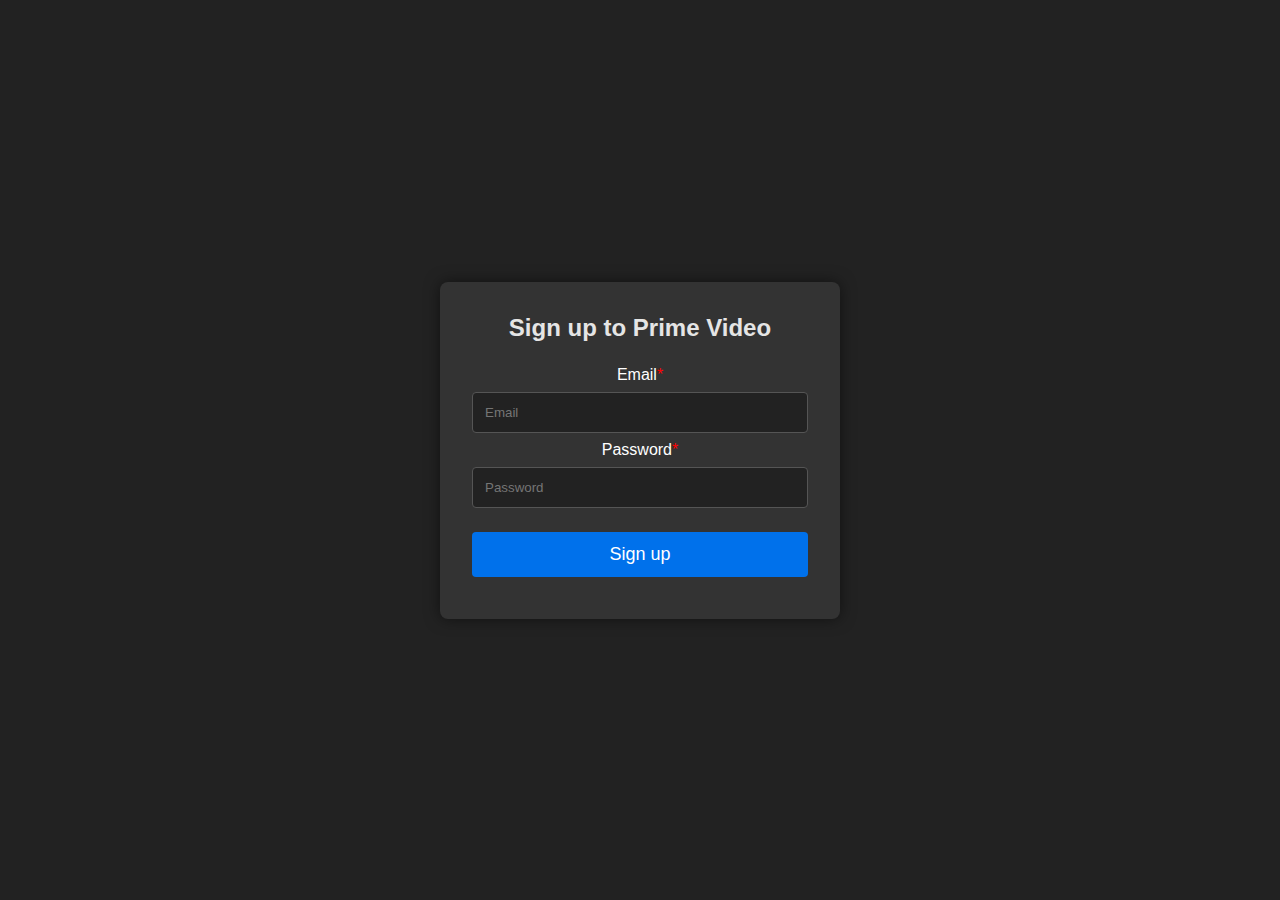
<file: sign.html>
<!DOCTYPE html>
<html lang="en">
<head>
    <meta charset="UTF-8">
    <meta name="viewport" content="width=device-width, initial-scale=1.0">
    <title>Sign up</title>
    <link rel="stylesheet" href="login.css">
    
</head>
<body>
    <div class="login-container">
        <div class="login-header">Sign up to Prime Video</div>
        <form id="loginForm" action="login.html" method="post">
            Email<span style="color: red;">*</span><input type="email" id="email" name="email" placeholder="Email" class="login-input" required>
            Password<span style="color: red;">*</span><input type="password" id="password" name="password" placeholder="Password" class="login-input" required>
            <button type="submit" class="login-button" >Sign up</button>
            <div id="errorMessage" class="error-message"></div>
        </form>
        </div>

    <script>
        // JavaScript for form validation
        document.getElementById("loginForm").addEventListener("submit", function(event) {
            // Get the email and password values
            const email = document.getElementById("email").value;
            const password = document.getElementById("password").value;
            const errorMessage = document.getElementById("errorMessage");

            // Check if any field is empty
            if (email === "" || password === "") {
                // Prevent form submission
                event.preventDefault();

                // Display error message
                errorMessage.textContent = "Filling all the fields is mandatory.";
            } else {
                // Clear any previous error message
                errorMessage.textContent = "";
            }
        });
    </script>
</body>
</html>
</file>
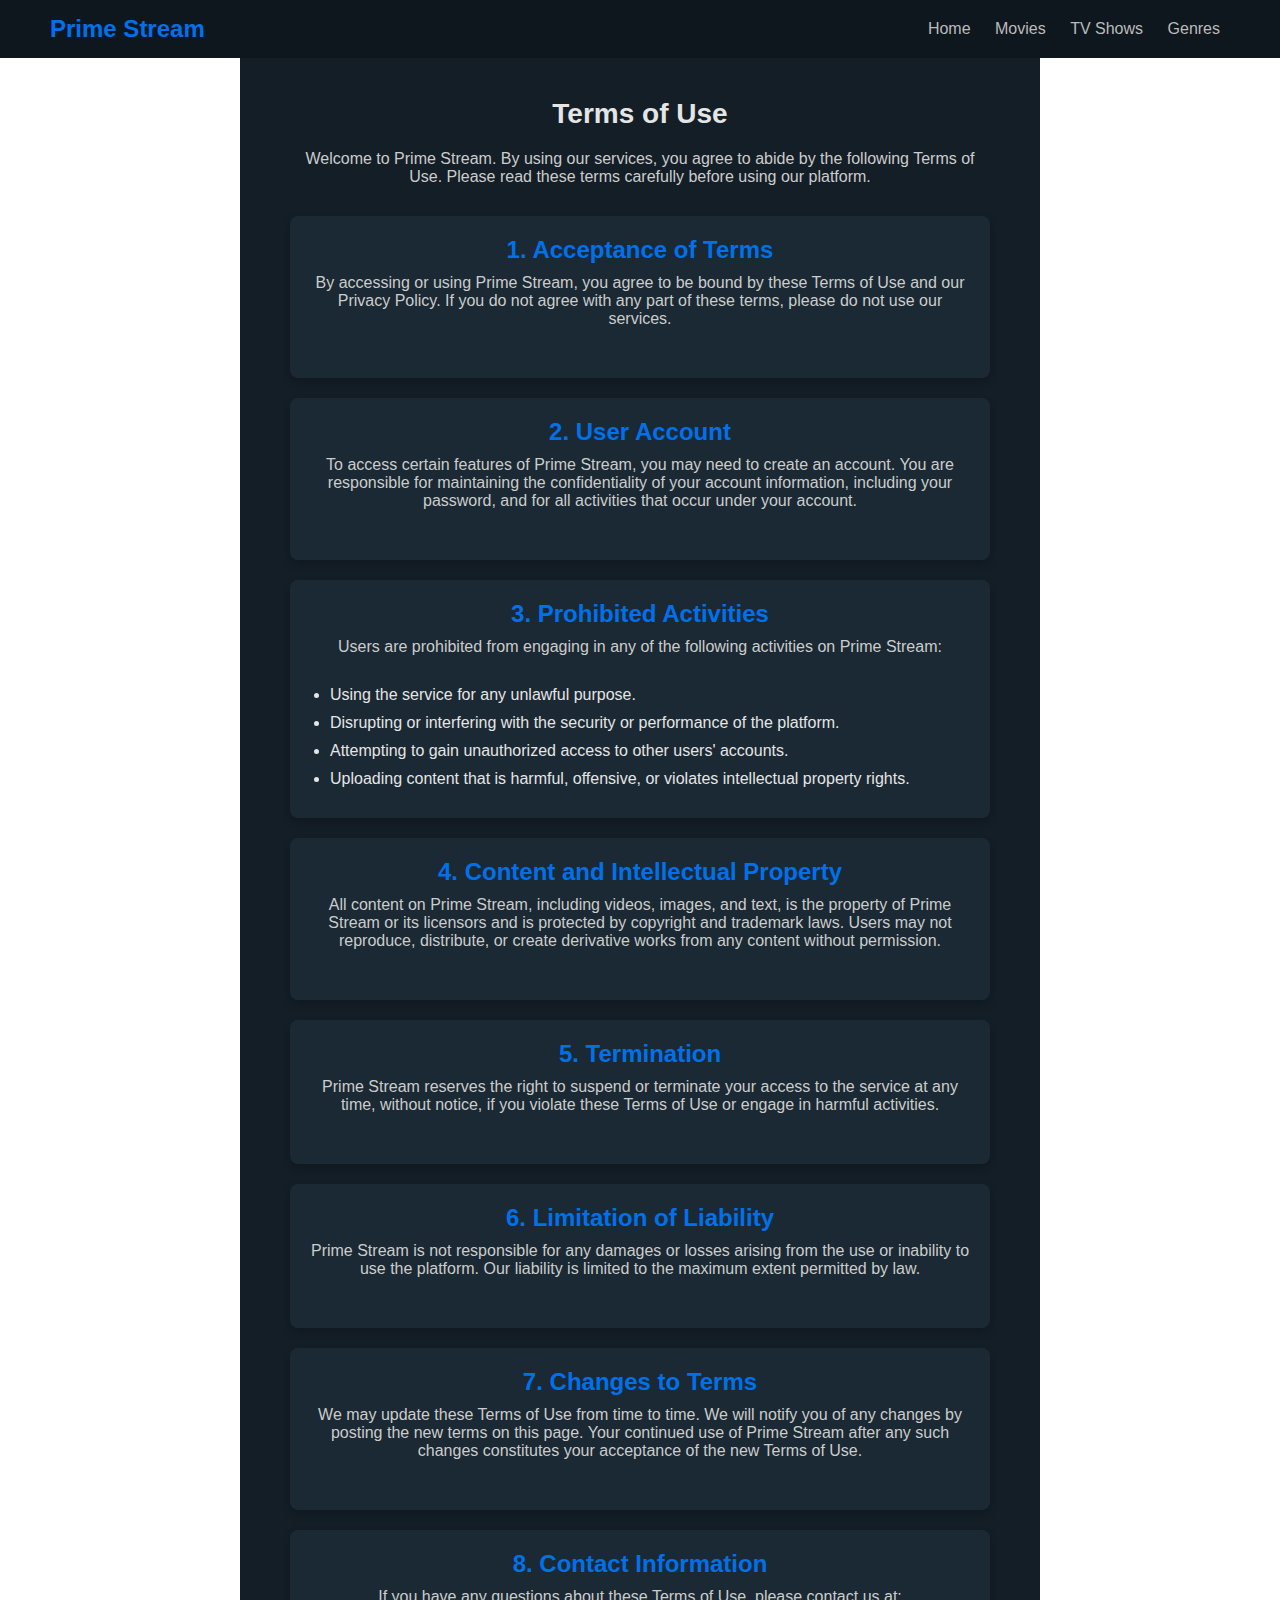
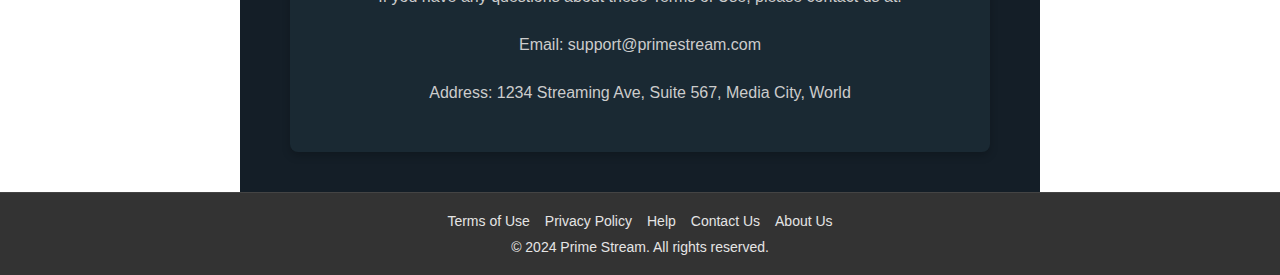
<file: terms.html>
<!DOCTYPE html>
<html lang="en">
<head>
    <meta charset="UTF-8">
    <meta name="viewport" content="width=device-width, initial-scale=1.0">
    <title>Terms of Use - Prime Stream</title>
    <link rel="stylesheet" href="terms.css">
</head>
<body>

    <!-- Header -->
    <header class="header">
        <div class="logo">Prime Stream</div>
        <nav class="navbar">
            <a href="index.html">Home</a>
            <a href="movie.html">Movies</a>
            <a href="tv.html">TV Shows</a>
            <a href="genre.html">Genres</a>
        </nav>
    </header>

    <!-- Main Content -->
    <main class="main-content terms-content">
        <h1>Terms of Use</h1>
        <p>Welcome to Prime Stream. By using our services, you agree to abide by the following Terms of Use. Please read these terms carefully before using our platform.</p>

        <section class="terms-section">
            <h2>1. Acceptance of Terms</h2>
            <p>By accessing or using Prime Stream, you agree to be bound by these Terms of Use and our Privacy Policy. If you do not agree with any part of these terms, please do not use our services.</p>
        </section>

        <section class="terms-section">
            <h2>2. User Account</h2>
            <p>To access certain features of Prime Stream, you may need to create an account. You are responsible for maintaining the confidentiality of your account information, including your password, and for all activities that occur under your account.</p>
        </section>

        <section class="terms-section">
            <h2>3. Prohibited Activities</h2>
            <p>Users are prohibited from engaging in any of the following activities on Prime Stream:</p>
            <ul>
                <li>Using the service for any unlawful purpose.</li>
                <li>Disrupting or interfering with the security or performance of the platform.</li>
                <li>Attempting to gain unauthorized access to other users' accounts.</li>
                <li>Uploading content that is harmful, offensive, or violates intellectual property rights.</li>
            </ul>
        </section>

        <section class="terms-section">
            <h2>4. Content and Intellectual Property</h2>
            <p>All content on Prime Stream, including videos, images, and text, is the property of Prime Stream or its licensors and is protected by copyright and trademark laws. Users may not reproduce, distribute, or create derivative works from any content without permission.</p>
        </section>

        <section class="terms-section">
            <h2>5. Termination</h2>
            <p>Prime Stream reserves the right to suspend or terminate your access to the service at any time, without notice, if you violate these Terms of Use or engage in harmful activities.</p>
        </section>

        <section class="terms-section">
            <h2>6. Limitation of Liability</h2>
            <p>Prime Stream is not responsible for any damages or losses arising from the use or inability to use the platform. Our liability is limited to the maximum extent permitted by law.</p>
        </section>

        <section class="terms-section">
            <h2>7. Changes to Terms</h2>
            <p>We may update these Terms of Use from time to time. We will notify you of any changes by posting the new terms on this page. Your continued use of Prime Stream after any such changes constitutes your acceptance of the new Terms of Use.</p>
        </section>

        <section class="terms-section">
            <h2>8. Contact Information</h2>
            <p>If you have any questions about these Terms of Use, please contact us at:</p>
            <p>Email: support@primestream.com</p>
            <p>Address: 1234 Streaming Ave, Suite 567, Media City, World</p>
        </section>
    </main>

    <!-- Footer -->
    <footer class="footer">
        <div class="footer-content">
            <div class="footer-links">
                <a href="terms.html">Terms of Use</a>
                <a href="privacy.html">Privacy Policy</a>
                <a href="help.html">Help</a>
                <a href="contact.html">Contact Us</a>
                <a href="about.html">About Us</a>
            </div>
            <p>© 2024 Prime Stream. All rights reserved.</p>
        </div>
    </footer>

</body>
</html>
</file>
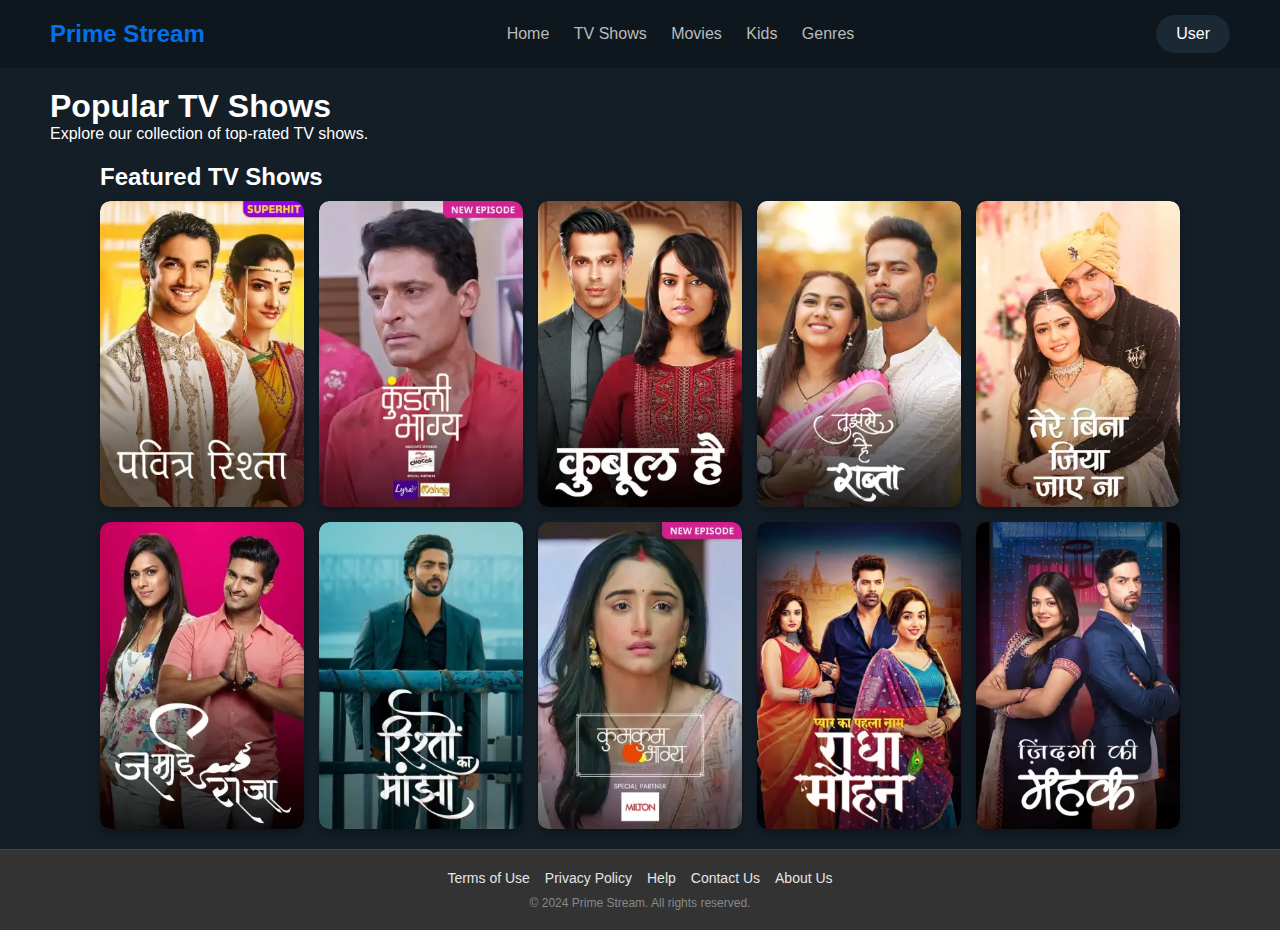
<file: tv.html>
<!DOCTYPE html>
<html lang="en">
<head>
    <meta charset="UTF-8">
    <meta name="viewport" content="width=device-width, initial-scale=1.0">
    <title>TV Shows - Prime Stream</title>
    <link rel="stylesheet" href="tv.css">
</head>
<body>
    <!-- Header Section -->
    <header class="header">
        <div class="logo">Prime Stream</div>
        <nav class="navbar">
            <a href="index.html">Home</a>
            <a href="tv.html">TV Shows</a>
            <a href="movie.html">Movies</a>
            <a href="kids.html">Kids</a>
            <a href="genre.html">Genres</a>
        </nav>
        <div class="user-profile">
            <span>User</span>
        </div>
    </header>
 <!-- Main Content Section -->
    <main class="main-content">
        <!-- TV Shows Banner -->
        <section class="banner">
            <div class="banner-content">
                <h1>Popular TV Shows</h1>
                <p>Explore our collection of top-rated TV shows.</p>
            </div>
        </section>

        <!-- TV Shows Grid -->
        <section class="tv-shows-grid">
            <h2>Featured TV Shows</h2>
            <div class="grid-container">
                <div class="show-card"><img src="Pavitra rishta.webp"></div>
                <div class="show-card"><img src="Kundali bhagya.webp"></div>
                <div class="show-card"><img src="Kubul hai.webp"></div>
                <div class="show-card"><img src="Tujhse hai raabta.webp"></div>
                <div class="show-card"><img src="Tere bin jiya na jaye.webp"></div>
                <div class="show-card"><img src="Jamai raja.webp"></div>
                <div class="show-card"><img src="Rishto ka manjha.webp"></div>
                <div class="show-card"><img src="Kumkum bhagya.webp"></div>
                <div class="show-card"><img src="Radha mohan.webp"></div>
                <div class="show-card"><img src="Jindagi ki mehak.webp"></div>
            </div>
        </section>
    </main>
    <!-- Footer Section -->
<footer class="footer">
    <div class="footer-content">
        <div class="footer-links">
            <a href="terms.html">Terms of Use</a>
            <a href="privacy.html">Privacy Policy</a>
            <a href="help.html">Help</a>
            <a href="contact.html">Contact Us</a>
            <a href="about.html">About Us</a>
        </div>
        <div class="footer-copyright">
            © 2024 Prime Stream. All rights reserved.
        </div>
    </div>
</footer>
</body>
</html>
</file>
<file: index.css>
* {
    margin: 0;
    padding: 0;
    box-sizing: border-box;
    font-family: Arial, sans-serif;
}

/* Header Section */
.header {
    background-color: #0f171e;
    color: #fff;
    display: flex;
    align-items: center;
    justify-content: space-between;
    padding: 15px 50px;
}

.header .logo {
    font-size: 24px;
    font-weight: bold;
    color: #0071eb;
}

.header .navbar a {
    color: #bbb;
    text-decoration: none;
    margin: 0 10px;
}

.header .navbar a:hover {
    color: #fff;
}

.header .user-profile {
    background-color: #1a2933;
    padding: 10px 20px;
    border-radius: 20px;
}

/* Main Content */
.main-content {
    background-color: #141e27;
    color: #fff;
    padding: 20px 50px;
}

/* Banner Section */
.banner {
    background: url('sitara.webp') repeat center center/cover;
    height: 400px;
    display: flex;
    align-items: center;
    justify-content: center;
    color: #fff;
    margin-bottom: 30px;
}

.banner-content {
    text-align: center;
}

.banner-content h1 {
    font-size: 40px;
    margin-bottom: 10px;
}

.banner-content p {
    font-size: 20px;
    margin-bottom: 20px;
}

.play-button {
    background-color: #0077ff;
    color: #fff;
    padding: 10px 20px;
    font-size: 16px;
    border: none;
    border-radius: 5px;
    cursor: pointer;
}

/* Rows Section */
.row {
    margin-bottom: 20px;
}

.row h2 {
    margin-bottom: 10px;
}

.row-content {
    display: flex;
    overflow-x: auto;
}

/*.movie-card {
    background-color: #333;
    width: 200px;
    height: 300px;
    margin-right: 10px;
    display: flex;
    align-items: center;
    justify-content: center;
    color: #fff;
    font-weight: bold;
    border-radius: 5px;
}
/* Styling for movie card container */
.movie-card {
    position: relative;
    overflow: hidden;
    border-radius: 10px;
    box-shadow: 0 4px 8px rgba(0, 0, 0, 0.3);
    background-color: #222;
    transition: transform 0.2s ease;
}

.movie-card:hover {
    transform: scale(1.05);
}

/* Styling for the images inside the movie cards */
.movie-card img {
    width: 100%;
    height: auto;
    display: block;
    border-radius: 10px;
    transition: opacity 0.2s ease;
}

/* hover effect for a more interactive feel */
.movie-card:hover img {
    opacity: 0.9;
}
/* Footer Styles */
.footer {
    background-color: #333;
    color: #e5e5e5;
    padding: 20px;
    text-align: center;
    font-size: 14px;
    border-top: 1px solid #444;
}

.footer-content {
    max-width: 1000px;
    margin: 0 auto;
}

.footer-links {
    display: flex;
    justify-content: center;
    gap: 15px;
    flex-wrap: wrap;
    margin-bottom: 10px;
}

.footer-links a {
    color: #e5e5e5;
    text-decoration: none;
    transition: color 0.3s;
}

.footer-links a:hover {
    color: #0071eb; /* Prime Video blue on hover */
}

.footer-copyright {
    font-size: 12px;
    color: #888;
}
</file>
<file: about.css>
/* Basic Reset */
* {
    margin: 0;
    padding: 0;
    box-sizing: border-box;
    font-family: Arial, sans-serif;
}

/* Header Section */
.header {
    background-color: #0f171e;
    color: #fff;
    display: flex;
    align-items: center;
    justify-content: space-between;
    padding: 15px 50px;
}

.header .logo {
    font-size: 24px;
    font-weight: bold;
    color: #0071eb;
}

.header .navbar a {
    color: #bbb;
    text-decoration: none;
    margin: 0 10px;
}

.header .navbar a:hover {
    color: #fff;
}

.header .user-profile {
    background-color: #1a2933;
    padding: 10px 20px;
    border-radius: 20px;
}
.body {
    background-color: #0f171e;
}
/* About Us Page Styles */
.about-content {
    background-color: #141e27;
    color: #fff;
    padding: 40px 50px;
    max-width: 800px;
    margin: auto;
    text-align: center;
}

.about-content h1 {
    font-size: 28px;
    color: #e5e5e5;
    margin-bottom: 20px;
}

.about-content p {
    font-size: 16px;
    color: #ccc;
    margin-bottom: 30px;
}

.mission-section,
.vision-section,
.values-section {
    margin-top: 20px;
    padding: 20px;
    background-color: #1a2933;
    border-radius: 8px;
    box-shadow: 0 4px 8px rgba(0, 0, 0, 0.2);
}

.mission-section h2,
.vision-section h2,
.values-section h2 {
    font-size: 24px;
    color: #0071eb;
    margin-bottom: 10px;
}

.values-section ul {
    list-style-type: none;
    padding: 0;
    color: #e5e5e5;
    text-align: left;
}

.values-section li {
    margin-bottom: 10px;
    font-size: 16px;
}

.values-section li strong {
    color: #0071eb;
}
/* Footer Styles */
.footer {
    background-color: #333;
    color: #e5e5e5;
    padding: 20px;
    text-align: center;
    font-size: 14px;
    border-top: 1px solid #444;
}

.footer-content {
    max-width: 1000px;
    margin: 0 auto;
}

.footer-links {
    display: flex;
    justify-content: center;
    gap: 15px;
    flex-wrap: wrap;
    margin-bottom: 10px;
}

.footer-links a {
    color: #e5e5e5;
    text-decoration: none;
    transition: color 0.3s;
}

.footer-links a:hover {
    color: #0071eb; /* Prime Video blue on hover */
}

.footer-copyright {
    font-size: 12px;
    color: #888;
}
</file>
<file: contact.css>
/* Basic Reset */
* {
    margin: 0;
    padding: 0;
    box-sizing: border-box;
    font-family: Arial, sans-serif;
}

/* Header Section */
.header {
    background-color: #0f171e;
    color: #fff;
    display: flex;
    align-items: center;
    justify-content: space-between;
    padding: 15px 50px;
}

.header .logo {
    font-size: 24px;
    font-weight: bold;
    color: #0071eb;
}

.header .navbar a {
    color: #bbb;
    text-decoration: none;
    margin: 0 10px;
}

.header .navbar a:hover {
    color: #fff;
}

.header .user-profile {
    background-color: #1a2933;
    padding: 10px 20px;
    border-radius: 20px;
}
.body {
    background-color: #0f171e;
}
/* Contact Us Page Styles */
.main-content {
    background-color: #141e27;
    color: #fff;
    padding: 40px 50px;
    max-width: 800px;
    margin: auto;
    text-align: center;
}

.main-content h1 {
    font-size: 28px;
    margin-bottom: 10px;
    color: #e5e5e5;
}

.main-content p {
    font-size: 16px;
    color: #ccc;
    margin-bottom: 30px;
}

.contact-form {
    display: flex;
    flex-direction: column;
    gap: 20px;
}

.contact-form label {
    text-align: left;
    font-size: 16px;
    color: #e5e5e5;
}

.contact-form input,
.contact-form textarea {
    padding: 12px;
    font-size: 16px;
    border: 1px solid #444;
    border-radius: 5px;
    background-color: #222;
    color: #fff;
}

.contact-form input:focus,
.contact-form textarea:focus {
    border-color: #0071eb;
    outline: none;
}

.submit-button {
    background-color: #0071eb;
    color: #fff;
    font-size: 18px;
    padding: 12px;
    border: none;
    border-radius: 5px;
    cursor: pointer;
    transition: background-color 0.3s;
}

.submit-button:hover {
    background-color: #005bb5;
}
/* Footer Styles */
.footer {
    background-color: #333;
    color: #e5e5e5;
    padding: 20px;
    text-align: center;
    font-size: 14px;
    border-top: 1px solid #444;
}

.footer-content {
    max-width: 1000px;
    margin: 0 auto;
}

.footer-links {
    display: flex;
    justify-content: center;
    gap: 15px;
    flex-wrap: wrap;
    margin-bottom: 10px;
}

.footer-links a {
    color: #e5e5e5;
    text-decoration: none;
    transition: color 0.3s;
}

.footer-links a:hover {
    color: #0071eb; /* Prime Video blue on hover */
}

.footer-copyright {
    font-size: 12px;
    color: #888;
}
</file>
<file: genre.css>
/* Basic Reset */
/* {
    margin: 0;
    padding: 0;
    box-sizing: border-box;
    font-family: Arial, sans-serif;
}

/* Header Section */
/*.header {
    background-color: #0f171e;
    color: #fff;
    display: flex;
    align-items: center;
    justify-content: space-between;
    padding: 15px 50px;
}

.header .logo {
    font-size: 24px;
    font-weight: bold;
}

.header .navbar a {
    color: #bbb;
    text-decoration: none;
    margin: 0 10px;
}

.header .navbar a:hover {
    color: #fff;
}

.header .user-profile {
    background-color: #1a2933;
    padding: 10px 20px;
    border-radius: 20px;
}

/* Main Content */
/*.main-content {
    background-color: #141e27;
    color: #fff;
    padding: 20px 50px;
}

/* Genres Grid Layout */
/*.genres-grid {
    margin-top: 20px;
    color: #fff;
}

.genres-grid h2 {
    margin-bottom: 10px;
    padding: 0 50px;
}

.grid-container {
    display: grid;
    grid-template-columns: repeat(auto-fill, minmax(200px, 1fr));
    gap: 15px;
    padding: 0 50px;
}
/* Styling for movie card container */
/*.genre-card {
    position: relative;
    overflow: hidden;
    border-radius: 10px;
    box-shadow: 0 4px 8px rgba(0, 0, 0, 0.3);
    background-color: #222;
    transition: transform 0.2s ease;
}

.genre-card:hover {
    transform: scale(1.05);
}

/* Styling for the images inside the movie cards */
/*.genre-card img {
    width: 100%;
    height: auto;
    display: block;
    border-radius: 10px;
    transition: opacity 0.2s ease;
}

/* Optional: Add a hover effect for a more interactive feel */
/*.genre-card:hover img {
    opacity: 0.9;
}
/* Footer Styles */
/*.footer {
    background-color: #333;
    color: #e5e5e5;
    padding: 20px;
    text-align: center;
    font-size: 14px;
    border-top: 1px solid #444;
}

.footer-content {
    max-width: 1000px;
    margin: 0 auto;
}

.footer-links {
    display: flex;
    justify-content: center;
    gap: 15px;
    flex-wrap: wrap;
    margin-bottom: 10px;
}

.footer-links a {
    color: #e5e5e5;
    text-decoration: none;
    transition: color 0.3s;
}

.footer-links a:hover {
    color: #0071eb; /* Prime Video blue on hover */
/*}

/*.footer-copyright {
    font-size: 12px;
    color: #888;
}
/* Basic Reset */
/* {
    margin: 0;
    padding: 0;
    box-sizing: border-box;
    font-family: Arial, sans-serif;
}

/* Header Section */
/*.header {
    background-color: #0f171e;
    color: #fff;
    display: flex;
    align-items: center;
    justify-content: space-between;
    padding: 15px 50px;
}

.header .logo {
    font-size: 24px;
    font-weight: bold;
    color: #0071eb; /* Prime Video blue */
/*}

/*.header .navbar a {
    color: #bbb;
    text-decoration: none;
    margin: 0 15px;
    font-size: 16px;
    transition: color 0.3s;
}

.header .navbar a:hover {
    color: #fff;
}

.header .user-profile {
    background-color: #1a2933;
    padding: 10px 20px;
    border-radius: 20px;
    color: #fff;
    font-size: 16px;
}
*/
/* Basic Reset */
* {
    margin: 0;
    padding: 0;
    box-sizing: border-box;
    font-family: Arial, sans-serif;
}

/* Header Section */
.header {
    background-color: #0f171e;
    color: #fff;
    display: flex;
    align-items: center;
    justify-content: space-between;
    padding: 15px 50px;
}

.header .logo {
    font-size: 24px;
    font-weight: bold;
    color: #0071eb;
}

.header .navbar a {
    color: #bbb;
    text-decoration: none;
    margin: 0 10px;
}

.header .navbar a:hover {
    color: #fff;
}

.header .user-profile {
    background-color: #1a2933;
    padding: 10px 20px;
    border-radius: 20px;
}
/* Main Content */
.main-content {
    background-color: #141e27;
    color: #fff;
    padding: 20px 50px;
}

/* Genres Grid Layout */
.genres-grid {
    color: #fff;
    margin-top: 30px;
}

.genres-grid h2 {
    padding: 0 50px;
    font-size: 24px;
    margin-bottom: 20px;
    color: #e5e5e5;
}

.grid-container {
    display: grid;
    grid-template-columns: repeat(auto-fill, minmax(200px, 1fr));
    gap: 15px;
    padding: 0 50px;
}

/* Genre and Movie Card Styles */
.genre-card,
.movie-card {
    position: relative;
    overflow: hidden;
    border-radius: 10px;
    box-shadow: 0 4px 8px rgba(0, 0, 0, 0.3);
    background-color: #222;
    transition: transform 0.3s ease;
}

.genre-card:hover,
.movie-card:hover {
    transform: scale(1.05);
}

.genre-card img,
.movie-card img {
    width: 100%;
    height: auto;
    display: block;
    border-radius: 10px;
    transition: opacity 0.3s ease;
}

.genre-card:hover img,
.movie-card:hover img {
    opacity: 0.9;
}

/* Footer Styles */
.footer {
    background-color: #333;
    color: #e5e5e5;
    padding: 20px;
    text-align: center;
    font-size: 14px;
    border-top: 1px solid #444;
}

.footer-content {
    max-width: 1000px;
    margin: 0 auto;
}

.footer-links {
    display: flex;
    justify-content: center;
    gap: 20px;
    flex-wrap: wrap;
    margin-bottom: 10px;
}

.footer-links a {
    color: #e5e5e5;
    text-decoration: none;
    font-size: 14px;
    transition: color 0.3s;
}

.footer-links a:hover {
    color: #0071eb;
}

.footer-links a:focus {
    outline: 2px solid #0071eb;
    border-radius: 5px;
}

.footer-links a:active {
    color: #005bb5;
}

/* Footer Copyright */
.footer-content p {
    font-size: 12px;
    color: #888;
    margin-top: 10px;
}

/* Responsive Design */
@media (max-width: 768px) {
    .header {
        flex-direction: column;
        padding: 20px;
    }

    .header .logo {
        margin-bottom: 10px;
    }

    .main-content {
        padding: 20px;
    }

    .genres-grid h2 {
        padding: 0;
        font-size: 20px;
        text-align: center;
    }

    .grid-container {
        padding: 0;
        grid-template-columns: repeat(auto-fill, minmax(150px, 1fr));
    }

    .footer {
        padding: 20px 10px;
    }
}
</file>
<file: help.css>
/* Basic Reset */
* {
    margin: 0;
    padding: 0;
    box-sizing: border-box;
    font-family: Arial, sans-serif;
}

/* Header Section */
.header {
    background-color: #0f171e;
    color: #fff;
    display: flex;
    align-items: center;
    justify-content: space-between;
    padding: 15px 50px;
}

.header .logo {
    font-size: 24px;
    font-weight: bold;
    color: #0071eb;
}

.header .navbar a {
    color: #bbb;
    text-decoration: none;
    margin: 0 10px;
}

.header .navbar a:hover {
    color: #fff;
}

.header .user-profile {
    background-color: #1a2933;
    padding: 10px 20px;
    border-radius: 20px;
}
.body {
    background-color: #0f171e;
}
/* Help Page Styles */
.help-content {
    background-color: #141e27;
    color: #fff;
    padding: 40px 50px;
    max-width: 800px;
    margin: auto;
    text-align: center;
}

.help-content h1 {
    font-size: 28px;
    color: #e5e5e5;
    margin-bottom: 20px;
}

.help-content p {
    font-size: 16px;
    color: #ccc;
    margin-bottom: 30px;
}

.faq-section {
    margin-top: 20px;
}

.faq-section h2 {
    font-size: 24px;
    color: #0071eb;
    margin-bottom: 20px;
}

.faq {
    margin-bottom: 15px;
    text-align: left;
    background-color: #1a2933;
    padding: 15px;
    border-radius: 8px;
    box-shadow: 0 4px 8px rgba(0, 0, 0, 0.2);
}

.faq h3 {
    font-size: 18px;
    color: #e5e5e5;
    margin-bottom: 5px;
}

.faq p {
    font-size: 15px;
    color: #bbb;
}
/* Footer Styles */
.footer {
    background-color: #333;
    color: #e5e5e5;
    padding: 20px;
    text-align: center;
    font-size: 14px;
    border-top: 1px solid #444;
}

.footer-content {
    max-width: 1000px;
    margin: 0 auto;
}

.footer-links {
    display: flex;
    justify-content: center;
    gap: 15px;
    flex-wrap: wrap;
    margin-bottom: 10px;
}

.footer-links a {
    color: #e5e5e5;
    text-decoration: none;
    transition: color 0.3s;
}

.footer-links a:hover {
    color: #0071eb; /* Prime Video blue on hover */
}

.footer-copyright {
    font-size: 12px;
    color: #888;
}
</file>
<file: kids.css>
/* Basic Reset */
* {
    margin: 0;
    padding: 0;
    box-sizing: border-box;
    font-family: Arial, sans-serif;
}

/* Header Section */
.header {
    background-color: #0f171e;
    color: #fff;
    display: flex;
    align-items: center;
    justify-content: space-between;
    padding: 15px 50px;
}

.header .logo {
    font-size: 24px;
    font-weight: bold;
    color: #0071eb;
}

.header .navbar a {
    color: #bbb;
    text-decoration: none;
    margin: 0 10px;
}

.header .navbar a:hover {
    color: #fff;
}

.header .user-profile {
    background-color: #1a2933;
    padding: 10px 20px;
    border-radius: 20px;
}

/* Main Content */
.main-content {
    background-color: #141e27;
    color: #fff;
    padding: 20px 50px;
}

/* Kids Grid Layout */
.kids-grid {
    margin-top: 20px;
    color: #fff;
}

.kids-grid h2 {
    margin-bottom: 10px;
    padding: 0 50px;
}

.grid-container {
    display: grid;
    grid-template-columns: repeat(auto-fill, minmax(200px, 1fr));
    gap: 15px;
    padding: 0 50px;
}

/*.kids-card {
    background-color: #ffa500; /* Bright color for kids' section */
   /* height: 300px;
    display: flex;
    align-items: center;
    justify-content: center;
    color: #fff;
    font-weight: bold;
    border-radius: 5px;
    box-shadow: 0px 4px 8px rgba(0, 0, 0, 0.2);
}
/* Styling for movie card container */
.kids-card {
    position: relative;
    overflow: hidden;
    border-radius: 10px;
    box-shadow: 0 4px 8px rgba(0, 0, 0, 0.3);
    background-color: #222;
    transition: transform 0.2s ease;
}

.kids-card:hover {
    transform: scale(1.05);
}

/* Styling for the images inside the movie cards */
.kids-card img {
    width: 100%;
    height: auto;
    display: block;
    border-radius: 10px;
    transition: opacity 0.2s ease;
}

/* Optional: Add a hover effect for a more interactive feel */
.kids-card:hover img {
    opacity: 0.9;
}
/* Footer Styles */
.footer {
    background-color: #333;
    color: #e5e5e5;
    padding: 20px;
    text-align: center;
    font-size: 14px;
    border-top: 1px solid #444;
}

.footer-content {
    max-width: 1000px;
    margin: 0 auto;
}

.footer-links {
    display: flex;
    justify-content: center;
    gap: 15px;
    flex-wrap: wrap;
    margin-bottom: 10px;
}

.footer-links a {
    color: #e5e5e5;
    text-decoration: none;
    transition: color 0.3s;
}

.footer-links a:hover {
    color: #0071eb; /* Prime Video blue on hover */
}

.footer-copyright {
    font-size: 12px;
    color: #888;
}
</file>
<file: login.css>
/* Basic Reset */
* {
    margin: 0;
    padding: 0;
    box-sizing: border-box;
}

/* Body Style */
body {
    display: flex;
    align-items: center;
    justify-content: center;
    min-height: 100vh;
    background-color: #222;
    font-family: Arial, sans-serif;
    color: #fff;
}

/* Login Container */
.login-container {
    background-color: #333;
    width: 100%;
    max-width: 400px;
    padding: 2rem;
    border-radius: 8px;
    box-shadow: 0px 0px 15px rgba(0, 0, 0, 0.5);
    text-align: center;
}

/* Login Header */
.login-header {
    margin-bottom: 1.5rem;
    font-size: 24px;
    font-weight: bold;
    color: #e5e5e5;
}

/* Input Field Styles */
.login-input {
    width: 100%;
    padding: 12px;
    margin: 8px 0;
    border: 1px solid #555;
    border-radius: 4px;
    background-color: #222;
    color: #fff;
}

/* Button Style */
.login-button {
    width: 100%;
    padding: 12px;
    margin-top: 16px;
    background-color: #0071eb;
    border: none;
    border-radius: 4px;
    color: #fff;
    font-size: 18px;
    cursor: pointer;
}

.login-button:hover {
    background-color: #005bb5;
}

/* Error Message Style */
.error-message {
    color: #ff4d4d;
    font-size: 14px;
    margin-top: 10px;
}

/* Link Style */
.login-footer {
    margin-top: 1rem;
    font-size: 14px;
}

.login-footer a {
    color: #0071eb;
    text-decoration: none;
}

.login-footer a:hover {
    text-decoration: underline;
}
</file>
<file: movie.css>
/* Basic Reset */
* {
    margin: 0;
    padding: 0;
    box-sizing: border-box;
    font-family: Arial, sans-serif;
}

/* Header Section */
.header {
    background-color: #0f171e;
    color: #fff;
    display: flex;
    align-items: center;
    justify-content: space-between;
    padding: 15px 50px;
}

.header .logo {
    font-size: 24px;
    font-weight: bold;
    color: #0071eb;
}

.header .navbar a {
    color: #bbb;
    text-decoration: none;
    margin: 0 10px;
}

.header .navbar a:hover {
    color: #fff;
}

.header .user-profile {
    background-color: #1a2933;
    padding: 10px 20px;
    border-radius: 20px;
}

/* Main Content */
.main-content {
    background-color: #141e27;
    color: #fff;
    padding: 20px 50px;
}

/* Movies Grid Layout */
.movies-grid {
    margin-top: 20px;
    color: #fff;
}

.movies-grid h2 {
    margin-bottom: 10px;
    padding: 0 50px;
}

.grid-container {
    display: grid;
    grid-template-columns: repeat(auto-fill, minmax(200px, 1fr));
    gap: 15px;
    padding: 0 50px;
}

/*.movie-card {
    background-color: #333;
    height: 300px;
    display: flex;
    align-items: center;
    justify-content: center;
    color: #fff;
    font-weight: bold;
    border-radius: 5px;
}
/* Styling for movie card container */
.movie-card {
    position: relative;
    overflow: hidden;
    border-radius: 10px;
    box-shadow: 0 4px 8px rgba(0, 0, 0, 0.3);
    background-color: #222;
    transition: transform 0.2s ease;
}

.movie-card:hover {
    transform: scale(1.05);
}

/* Styling for the images inside the movie cards */
.movie-card img {
    width: 100%;
    height: auto;
    display: block;
    border-radius: 10px;
    transition: opacity 0.2s ease;
}

/* Optional: Add a hover effect for a more interactive feel */
.movie-card:hover img {
    opacity: 0.9;
}
/* Footer Styles */
.footer {
    background-color: #333;
    color: #e5e5e5;
    padding: 20px;
    text-align: center;
    font-size: 14px;
    border-top: 1px solid #444;
}

.footer-content {
    max-width: 1000px;
    margin: 0 auto;
}

.footer-links {
    display: flex;
    justify-content: center;
    gap: 15px;
    flex-wrap: wrap;
    margin-bottom: 10px;
}

.footer-links a {
    color: #e5e5e5;
    text-decoration: none;
    transition: color 0.3s;
}

.footer-links a:hover {
    color: #0071eb; /* Prime Video blue on hover */
}

.footer-copyright {
    font-size: 12px;
    color: #888;
}
</file>
<file: privacy.css>
/* Basic Reset */
* {
    margin: 0;
    padding: 0;
    box-sizing: border-box;
    font-family: Arial, sans-serif;
}

/* Header Section */
.header {
    background-color: #0f171e;
    color: #fff;
    display: flex;
    align-items: center;
    justify-content: space-between;
    padding: 15px 50px;
}

.header .logo {
    font-size: 24px;
    font-weight: bold;
    color: #0071eb;
}

.header .navbar a {
    color: #bbb;
    text-decoration: none;
    margin: 0 10px;
}

.header .navbar a:hover {
    color: #fff;
}

.header .user-profile {
    background-color: #1a2933;
    padding: 10px 20px;
    border-radius: 20px;
}
.body {
    background-color: #0f171e;
}
/* Privacy Policy Page Styles */
.privacy-content {
    background-color: #141e27;
    color: #fff;
    padding: 40px 50px;
    max-width: 800px;
    margin: auto;
    text-align: center;
}

.privacy-content h1 {
    font-size: 28px;
    color: #e5e5e5;
    margin-bottom: 20px;
}

.privacy-content p {
    font-size: 16px;
    color: #ccc;
    margin-bottom: 30px;
}

.policy-section {
    margin-top: 20px;
    padding: 20px;
    background-color: #1a2933;
    border-radius: 8px;
    box-shadow: 0 4px 8px rgba(0, 0, 0, 0.2);
}

.policy-section h2 {
    font-size: 24px;
    color: #0071eb;
    margin-bottom: 10px;
}

.policy-section ul {
    list-style-type: none;
    padding: 0;
    color: #e5e5e5;
    text-align: left;
}

.policy-section li {
    margin-bottom: 10px;
    font-size: 16px;
}

.policy-section li strong {
    color: #0071eb;
}
/* Footer Styles */
.footer {
    background-color: #333;
    color: #e5e5e5;
    padding: 20px;
    text-align: center;
    font-size: 14px;
    border-top: 1px solid #444;
}

.footer-content {
    max-width: 1000px;
    margin: 0 auto;
}

.footer-links {
    display: flex;
    justify-content: center;
    gap: 15px;
    flex-wrap: wrap;
    margin-bottom: 10px;
}

.footer-links a {
    color: #e5e5e5;
    text-decoration: none;
    transition: color 0.3s;
}

.footer-links a:hover {
    color: #0071eb; /* Prime Video blue on hover */
}

.footer-copyright {
    font-size: 12px;
    color: #888;
}
</file>
<file: terms.css>
/* Basic Reset */
* {
    margin: 0;
    padding: 0;
    box-sizing: border-box;
    font-family: Arial, sans-serif;
}

/* Header Section */
.header {
    background-color: #0f171e;
    color: #fff;
    display: flex;
    align-items: center;
    justify-content: space-between;
    padding: 15px 50px;
}

.header .logo {
    font-size: 24px;
    font-weight: bold;
    color: #0071eb;
}

.header .navbar a {
    color: #bbb;
    text-decoration: none;
    margin: 0 10px;
}

.header .navbar a:hover {
    color: #fff;
}

.header .user-profile {
    background-color: #1a2933;
    padding: 10px 20px;
    border-radius: 20px;
}
.body {
    background-color: #0f171e;
}
/* Terms of Use Page Styles */
.terms-content {
    background-color: #141e27;
    color: #fff;
    padding: 40px 50px;
    max-width: 800px;
    margin: auto;
    text-align: center;
}

.terms-content h1 {
    font-size: 28px;
    color: #e5e5e5;
    margin-bottom: 20px;
}

.terms-content p {
    font-size: 16px;
    color: #ccc;
    margin-bottom: 30px;
}

.terms-section {
    margin-top: 20px;
    padding: 20px;
    background-color: #1a2933;
    border-radius: 8px;
    box-shadow: 0 4px 8px rgba(0, 0, 0, 0.2);
}

.terms-section h2 {
    font-size: 24px;
    color: #0071eb;
    margin-bottom: 10px;
}

.terms-section ul {
    list-style-type: disc;
    padding-left: 20px;
    color: #e5e5e5;
    text-align: left;
}

.terms-section li {
    margin-bottom: 10px;
    font-size: 16px;
}
/* Footer Styles */
.footer {
    background-color: #333;
    color: #e5e5e5;
    padding: 20px;
    text-align: center;
    font-size: 14px;
    border-top: 1px solid #444;
}

.footer-content {
    max-width: 1000px;
    margin: 0 auto;
}

.footer-links {
    display: flex;
    justify-content: center;
    gap: 15px;
    flex-wrap: wrap;
    margin-bottom: 10px;
}

.footer-links a {
    color: #e5e5e5;
    text-decoration: none;
    transition: color 0.3s;
}

.footer-links a:hover {
    color: #0071eb; /* Prime Video blue on hover */
}

.footer-copyright {
    font-size: 12px;
    color: #888;
}
</file>
<file: tv.css>
/* Basic Reset */
* {
    margin: 0;
    padding: 0;
    box-sizing: border-box;
    font-family: Arial, sans-serif;
}

/* Header Section */
.header {
    background-color: #0f171e;
    color: #fff;
    display: flex;
    align-items: center;
    justify-content: space-between;
    padding: 15px 50px;
}

.header .logo {
    font-size: 24px;
    font-weight: bold;
    color: #0071eb;
}

.header .navbar a {
    color: #bbb;
    text-decoration: none;
    margin: 0 10px;
}

.header .navbar a:hover {
    color: #fff;
}

.header .user-profile {
    background-color: #1a2933;
    padding: 10px 20px;
    border-radius: 20px;
}

/* Main Content */
.main-content {
    background-color: #141e27;
    color: #fff;
    padding: 20px 50px;
}

/* TV Shows Grid Layout */
.tv-shows-grid {
    margin-top: 20px;
    color: #fff;
}

.tv-shows-grid h2 {
    margin-bottom: 10px;
    padding: 0 50px;
}

.grid-container {
    display: grid;
    grid-template-columns: repeat(auto-fill, minmax(200px, 1fr));
    gap: 15px;
    padding: 0 50px;
}

/*.show-card {
    background-color: #333;
    height: 300px;
    display: flex;
    align-items: center;
    justify-content: center;
    color: #fff;
    font-weight: bold;
    border-radius: 5px;
}
/* Styling for movie card container */
.show-card {
    position: relative;
    overflow: hidden;
    border-radius: 10px;
    box-shadow: 0 4px 8px rgba(0, 0, 0, 0.3);
    background-color: #222;
    transition: transform 0.2s ease;
}

.show-card:hover {
    transform: scale(1.05);
}

/* Styling for the images inside the movie cards */
.show-card img {
    width: 100%;
    height: auto;
    display: block;
    border-radius: 10px;
    transition: opacity 0.2s ease;
}

/* Optional: Add a hover effect for a more interactive feel */
.show-card:hover img {
    opacity: 0.9;
}
/* Footer Styles */
.footer {
    background-color: #333;
    color: #e5e5e5;
    padding: 20px;
    text-align: center;
    font-size: 14px;
    border-top: 1px solid #444;
}

.footer-content {
    max-width: 1000px;
    margin: 0 auto;
}

.footer-links {
    display: flex;
    justify-content: center;
    gap: 15px;
    flex-wrap: wrap;
    margin-bottom: 10px;
}

.footer-links a {
    color: #e5e5e5;
    text-decoration: none;
    transition: color 0.3s;
}

.footer-links a:hover {
    color: #0071eb; /* Prime Video blue on hover */
}

.footer-copyright {
    font-size: 12px;
    color: #888;
}
</file>
